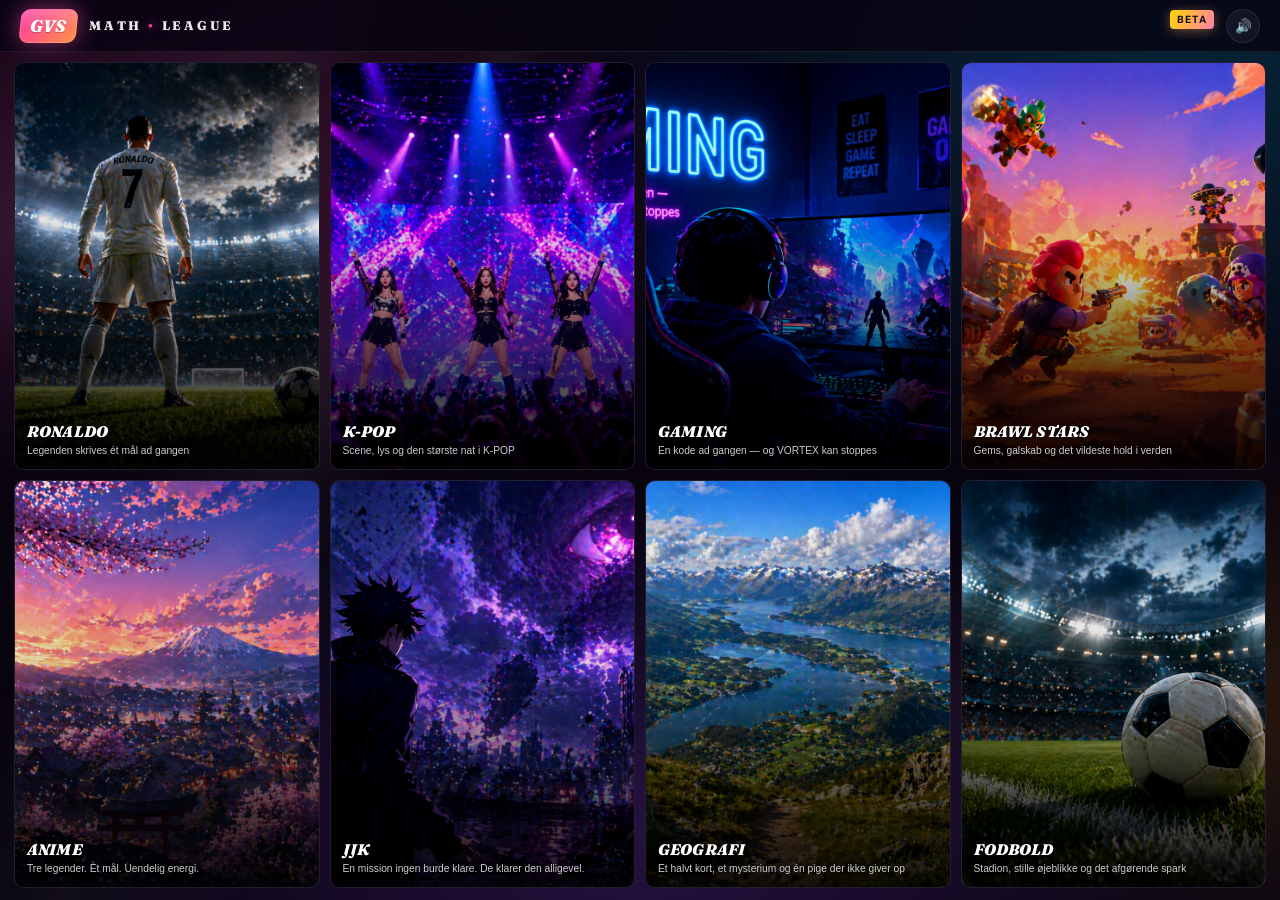
<file: index.html>
<!DOCTYPE html>
<html lang="da">
<head>
  <meta charset="UTF-8">
  <meta name="viewport" content="width=device-width, initial-scale=1.0">
  <title>GVS Math League</title>
  <link rel="preconnect" href="https://fonts.googleapis.com">
  <link rel="preconnect" href="https://fonts.gstatic.com" crossorigin>
  <link href="https://fonts.googleapis.com/css2?family=DM+Sans:ital,opsz,wght@0,9..40,300..900;1,9..40,300..900&family=Fraunces:ital,opsz,wght@0,9..144,300..900;1,9..144,300..900&family=Lora:ital,wght@0,400;1,400&display=swap" rel="stylesheet">
  <link rel="stylesheet" href="styles.css">
</head>
<body>
  <div id="app"></div>
  <script src="app.js"></script>
</body>
</html>
</file>
<file: styles.css>
/* ============================================
   BASE & RESET
   ============================================ */
*, *::before, *::after { box-sizing: border-box; margin: 0; padding: 0; }

:root {
  /* Display font — decorative headings & poster words only */
  --font-display: 'Fraunces', Georgia, serif;
  /* UI font — everything a child needs to READ */
  --font-ui:      'DM Sans', system-ui, sans-serif;
  /* Body font — atmospheric italic text (endings, meta) */
  --font-body:    'Lora', Georgia, serif;

  --accent:    #e8507a;
  --bg:        #0e0818;
  --bg-left:   #130a20;
  --text:      rgba(255,255,255,0.88);
  --text-dim:  rgba(255,255,255,0.42);
  --rule:      rgba(255,255,255,0.08);
  --btn:       #e8507a;
  --btn-hover: #c93d64;
  --dot:       #e8507a;
}

[data-theme="kpop"]       { --accent:#ff5a8a; --bg:#0e0818; --bg-left:#160a26; --btn:#ff5a8a; --btn-hover:#d03a68; --dot:#ff5a8a; }
[data-theme="gaming"]     { --accent:#00d8f0; --bg:#040812; --bg-left:#060c20; --btn:#00a8bc; --btn-hover:#008090; --dot:#00d8f0; }
[data-theme="football"]   { --accent:#d4a010; --bg:#060c06; --bg-left:#091409; --btn:#2a8840; --btn-hover:#1e6630; --dot:#d4a010; }
[data-theme="ronaldo"]    { --accent:#f5c518; --bg:#080600; --bg-left:#110e00; --btn:#c89e00; --btn-hover:#a07e00; --dot:#f5c518; }
[data-theme="brawlstars"] { --accent:#ff6b35; --bg:#0d0a1a; --bg-left:#150d28; --btn:#e05528; --btn-hover:#bc4420; --dot:#ff6b35; }
[data-theme="anime"]      { --accent:#ff80c0; --bg:#0a0012; --bg-left:#12001e; --btn:#e060a8; --btn-hover:#c04890; --dot:#ff80c0; }
[data-theme="jjk"]        { --accent:#9b5de5; --bg:#050508; --bg-left:#0a0810; --btn:#7b3dc5; --btn-hover:#6030a8; --dot:#9b5de5; }
[data-theme="geography"]  { --accent:#1e90ff; --bg:#030d18; --bg-left:#051525; --btn:#1670cc; --btn-hover:#1058a8; --dot:#1e90ff; }

html { scroll-behavior: smooth; }

body {
  font-family: var(--font-ui);
  background: var(--bg);
  min-height: 100vh;
  color: var(--text);
  transition: background 0.5s ease;
  overflow-x: hidden;
}

/* Subtle grid for gaming theme */
body[data-theme="gaming"] {
  background-image:
    repeating-linear-gradient(0deg,  transparent, transparent 40px, rgba(0,200,240,0.02) 40px, rgba(0,200,240,0.02) 41px),
    repeating-linear-gradient(90deg, transparent, transparent 40px, rgba(0,200,240,0.02) 40px, rgba(0,200,240,0.02) 41px);
}

/* Pitch stripes for football */
body[data-theme="football"]::before {
  content: '';
  position: fixed; inset: 0;
  background-image: repeating-linear-gradient(
    0deg, transparent, transparent 100px,
    rgba(255,255,255,0.022) 100px, rgba(255,255,255,0.022) 102px
  );
  pointer-events: none; z-index: 0;
}

#app { position: relative; z-index: 1; min-height: 100vh; }

/* ── Background decorations ─────────────────── */
.bg-deco { position: fixed; pointer-events: none; z-index: 0; user-select: none; }

.star-deco { line-height: 1; animation: twinkle ease-in-out infinite; }
@keyframes twinkle {
  0%,100% { transform: scale(1) rotate(0deg);   opacity: 0.2; }
  50%      { transform: scale(1.5) rotate(15deg); opacity: 0.7; }
}

.pixel-deco { border-radius: 2px; animation: pixelfloat ease-in-out infinite; }
@keyframes pixelfloat {
  0%,100% { transform: translateY(0)    rotate(0deg);  opacity: 0.2; }
  50%      { transform: translateY(-18px) rotate(45deg); opacity: 0.5; }
}

/* ============================================
   HOME SCREEN — base (overridden by image-assets section below)
   ============================================ */
.home-screen {
  position: relative;
  z-index: 1;
}

/* ── Background orbs ─────────────────────────── */
.home-orbs {
  position: fixed;
  inset: 0;
  pointer-events: none;
  z-index: 0;
  overflow: hidden;
}

.orb {
  position: absolute;
  border-radius: 50%;
  filter: blur(80px);
  opacity: 0.18;
  animation: orb-drift 14s ease-in-out infinite alternate;
}
.orb-1 {
  width: 480px; height: 480px;
  background: radial-gradient(circle, #7040ff, transparent 70%);
  top: -120px; left: -100px;
  animation-duration: 16s;
}
.orb-2 {
  width: 360px; height: 360px;
  background: radial-gradient(circle, #ff3090, transparent 70%);
  top: 30%; right: -80px;
  animation-duration: 11s;
  animation-delay: -4s;
}
.orb-3 {
  width: 320px; height: 320px;
  background: radial-gradient(circle, #0090ff, transparent 70%);
  bottom: -80px; left: 35%;
  animation-duration: 13s;
  animation-delay: -8s;
}
@keyframes orb-drift {
  from { transform: translate(0, 0) scale(1); }
  to   { transform: translate(40px, 30px) scale(1.12); }
}

/* ── BETA badge ───────────────────────────────── */
.beta-badge {
  display: inline-block;
  font-family: var(--font-ui);
  font-size: 0.65rem;
  font-weight: 800;
  font-style: normal;
  letter-spacing: 0.12em;
  color: var(--bg);
  background: linear-gradient(120deg, #FFD700, #FF80AA);
  border-radius: 4px;
  padding: 3px 7px;
  vertical-align: middle;
  margin-left: 12px;
  transform: translateY(-6px);
  box-shadow: 0 2px 12px rgba(255,180,100,0.4);
  animation: badge-pulse 3s ease-in-out infinite;
}
@keyframes badge-pulse {
  0%,100% { box-shadow: 0 2px 12px rgba(255,180,100,0.4); }
  50%      { box-shadow: 0 2px 20px rgba(255,180,100,0.7); }
}

/* ── Hero ────────────────────────────────────── */
.home-hero {
  padding: 52px 60px 44px;
  width: 100%;
  max-width: 1400px;
  border-bottom: 1px solid var(--rule);
}

.home-eyebrow {
  font-family: var(--font-ui);
  font-size: 0.78rem;
  font-weight: 500;
  color: var(--text-dim);
  letter-spacing: 0.14em;
  text-transform: uppercase;
  margin-bottom: 16px;
  display: block;
}

.home-title {
  font-family: var(--font-display);
  font-style: italic;
  font-weight: 900;
  line-height: 0.88;
  letter-spacing: -0.04em;
}

.home-title .line1 {
  display: block;
  font-size: clamp(3.6rem, 8vw, 7rem);
  background: linear-gradient(120deg, #FFD700, #FF80AA 55%, #C070FF);
  -webkit-background-clip: text;
  -webkit-text-fill-color: transparent;
  background-clip: text;
}

.home-title .line2 {
  display: block;
  font-size: clamp(2.6rem, 5.5vw, 5rem);
  color: #fff;
  font-style: normal;
  font-weight: 800;
  letter-spacing: -0.02em;
}

.home-sub {
  font-family: var(--font-ui);
  font-size: 0.88rem;
  font-weight: 400;
  color: var(--text-dim);
  margin-top: 18px;
  display: block;
}

/* ── Theme grid (4 × 2) ─────────────────────── */
.theme-grid {
  display: grid;
  grid-template-columns: repeat(4, 1fr);
  width: 100%;
  max-width: 1400px;
  flex: 1;
}

.theme-bar {
  padding: 36px 32px;
  border-right: 1px solid var(--rule);
  border-bottom: 1px solid var(--rule);
  cursor: pointer;
  transition: background 0.2s ease;
  background: none;
  border-top: none;
  border-left: none;
  text-align: left;
  color: inherit;
  display: flex;
  flex-direction: column;
  position: relative;
  overflow: hidden;
  min-height: 200px;
}
/* Remove right border from every 4th card */
.theme-bar:nth-child(4n) { border-right: none; }
.theme-bar:hover  { background: rgba(255,255,255,0.028); }
.theme-bar:focus  { outline: 2px solid var(--accent); outline-offset: -2px; }

.theme-bar-icon {
  font-size: 2.2rem;
  display: block;
  margin-bottom: 18px;
  line-height: 1;
}

.theme-bar-name {
  font-family: var(--font-ui);
  font-weight: 800;
  font-size: clamp(1.05rem, 1.6vw, 1.45rem);
  letter-spacing: -0.01em;
  line-height: 1.15;
  margin-bottom: 8px;
  display: block;
  overflow-wrap: break-word;
}

.theme-bar.kpop        .theme-bar-name { color: #ff5a8a; }
.theme-bar.gaming      .theme-bar-name { color: #00d8f0; }
.theme-bar.football    .theme-bar-name { color: #d4a010; }
.theme-bar.ronaldo     .theme-bar-name { color: #f5c518; }
.theme-bar.brawlstars  .theme-bar-name { color: #ff6b35; }
.theme-bar.anime       .theme-bar-name { color: #ff80c0; }
.theme-bar.jjk         .theme-bar-name { color: #9b5de5; }
.theme-bar.geography   .theme-bar-name { color: #1e90ff; }

.theme-bar-tagline {
  font-family: var(--font-ui);
  font-size: 0.78rem;
  font-weight: 400;
  color: var(--text-dim);
  line-height: 1.5;
  flex: 1;
  margin-bottom: 20px;
}

.theme-bar-progress {
  font-family: var(--font-ui);
  font-size: 0.7rem;
  font-weight: 600;
  color: var(--text-dim);
  letter-spacing: 0.12em;
  text-transform: uppercase;
}
.theme-bar-progress.done { color: var(--accent); }

/* Ghost number */
.theme-bar::after {
  content: attr(data-n);
  font-family: var(--font-display);
  font-weight: 900;
  font-style: italic;
  font-size: 12rem;
  line-height: 1;
  color: rgba(255,255,255,0.018);
  position: absolute;
  bottom: -24px;
  right: -12px;
  pointer-events: none;
  transition: color 0.3s;
}
.theme-bar:hover::after { color: rgba(255,255,255,0.036); }

/* ============================================
   CHAPTER SCREEN — Full-viewport split layout
   ============================================ */

/* Centered single-panel chapter — split into story + math phases */
.chapter-screen {
  height: 100vh;
  display: grid;
  grid-template-rows: 56px 1fr;
  position: relative;
  overflow: hidden;
  z-index: 1;
}

.ch-stage {
  position: relative;
  z-index: 2;
  display: flex;
  align-items: center;
  justify-content: center;
  padding: 20px 24px;
  overflow-y: auto;
}

.ch-panel {
  position: relative;
  width: 100%;
  max-width: 720px;
  padding: 36px 44px 32px;
  background: linear-gradient(180deg, rgba(8,4,18,0.78) 0%, rgba(8,4,18,0.65) 100%);
  backdrop-filter: blur(18px) saturate(1.15);
  -webkit-backdrop-filter: blur(18px) saturate(1.15);
  border: 1px solid rgba(255,255,255,0.10);
  border-radius: 20px;
  box-shadow:
    0 24px 60px rgba(0,0,0,0.55),
    inset 0 1px 0 rgba(255,255,255,0.06);
  animation: ch-panel-in 0.45s cubic-bezier(0.18, 0.89, 0.32, 1.18);
}
@keyframes ch-panel-in {
  from { opacity: 0; transform: translateY(14px) scale(0.98); }
  to   { opacity: 1; transform: translateY(0)    scale(1);    }
}

.ch-phase-tag {
  display: inline-block;
  font-family: var(--font-ui);
  font-size: 0.65rem;
  font-weight: 700;
  letter-spacing: 0.18em;
  text-transform: uppercase;
  color: var(--accent);
  background: rgba(255,255,255,0.06);
  border: 1px solid rgba(255,255,255,0.12);
  border-radius: 999px;
  padding: 4px 12px;
  margin-bottom: 14px;
}
.ch-phase-tag.math { color: #ffd060; }

.ch-continue-btn {
  margin-top: 28px;
  width: 100%;
  padding: 16px 32px;
  background: var(--btn);
  color: #fff;
  border: none;
  border-radius: 50px;
  font-family: var(--font-ui);
  font-weight: 800;
  font-size: 1rem;
  letter-spacing: 0.01em;
  cursor: pointer;
  transition: all 0.25s ease;
  box-shadow: 0 6px 28px rgba(0,0,0,0.40);
}
.ch-continue-btn:hover {
  background: var(--btn-hover);
  transform: translateY(-2px);
  box-shadow: 0 10px 40px rgba(0,0,0,0.50);
}
.ch-continue-btn:active { transform: translateY(0); }

.back-to-story-btn {
  background: transparent;
  border: none;
  color: rgba(255,255,255,0.55);
  font-family: var(--font-ui);
  font-size: 0.78rem;
  cursor: pointer;
  padding: 0;
  margin-bottom: 14px;
  letter-spacing: 0.04em;
  transition: color 0.18s;
  align-self: flex-start;
}
.back-to-story-btn:hover { color: #fff; }

/* ── Topbar — part of the grid, NOT fixed ───── */
.chapter-topbar {
  grid-column: 1 / -1;
  grid-row: 1;
  display: flex;
  align-items: center;
  justify-content: space-between;
  padding: 0 28px;
  border-bottom: 1px solid var(--rule);
  background: rgba(0,0,0,0.35);
  backdrop-filter: blur(20px);
  -webkit-backdrop-filter: blur(20px);
  position: relative;
  z-index: 50;
  gap: 16px;
}

.back-btn {
  background: rgba(255,255,255,0.06);
  border: 1px solid rgba(255,255,255,0.1);
  color: var(--text-dim);
  border-radius: 50px;
  padding: 6px 16px;
  font-family: var(--font-ui);
  font-size: 0.8rem;
  font-weight: 500;
  cursor: pointer;
  transition: all 0.2s;
  white-space: nowrap;
  flex-shrink: 0;
}
.back-btn:hover { background: rgba(255,255,255,0.1); color: #fff; }

/* Center meta label in topbar */
.ch-meta {
  font-family: var(--font-ui);
  font-size: 0.72rem;
  font-weight: 600;
  letter-spacing: 0.14em;
  text-transform: uppercase;
  color: var(--text-dim);
  text-align: center;
  flex: 1;
  overflow: hidden;
  text-overflow: ellipsis;
  white-space: nowrap;
}

.progress-dots {
  display: flex;
  gap: 5px;
  align-items: center;
  flex-shrink: 0;
}
.dot {
  width: 6px; height: 6px;
  border-radius: 50%;
  background: rgba(255,255,255,0.12);
  transition: all 0.3s;
  flex-shrink: 0;
}
.dot.completed { background: var(--dot); }
.dot.current   { background: transparent; border: 2px solid var(--dot); transform: scale(1.45); }

/* ── Giant poster words (fixed backdrop) ─────── */
.ch-poster {
  position: fixed;
  inset: 0;
  overflow: hidden;
  pointer-events: none;
  user-select: none;
  z-index: 0;
  display: flex;
  flex-direction: column;
  justify-content: center;
}

.ch-poster-word {
  display: block;
  font-family: var(--font-display);
  font-weight: 900;
  font-style: italic;
  font-size: 22vw;
  line-height: 0.82;
  letter-spacing: -0.04em;
  color: var(--accent);
  opacity: 0.055;
  white-space: nowrap;
}
.ch-poster-word:nth-child(odd)  { margin-left: -0.04em; }
.ch-poster-word:nth-child(even) { text-align: right; margin-right: -0.04em; }

/* ── Left panel — story ─────────────────────── */
.ch-left {
  grid-column: 1;
  grid-row: 2;
  padding: 44px 52px 40px;
  position: relative;
  z-index: 2;
  display: flex;
  flex-direction: column;
  justify-content: center;
  overflow-y: auto;
}

/* ── Right panel — question & answer ────────── */
.ch-right {
  grid-column: 2;
  grid-row: 2;
  padding: 44px 52px 40px;
  position: relative;
  z-index: 2;
  border-left: 1px solid var(--rule);
  background: rgba(0,0,0,0.22);
  backdrop-filter: blur(8px);
  -webkit-backdrop-filter: blur(8px);
  display: flex;
  flex-direction: column;
  justify-content: center;
  overflow-y: auto;
}

/* ── Chapter title ───────────────────────────── */
.ch-title {
  font-family: var(--font-display);
  font-style: italic;
  font-weight: 900;
  font-size: clamp(2.2rem, 4.5vw, 4rem);
  line-height: 0.9;
  color: var(--accent);
  letter-spacing: -0.03em;
  margin-bottom: 24px;
  overflow-wrap: break-word;
}

/* ── Story text ──────────────────────────────── */
.story-text {
  font-family: var(--font-ui);
  font-size: clamp(0.88rem, 1.1vw, 1rem);
  font-weight: 400;
  line-height: 1.75;
  color: rgba(255,255,255,0.72);
}
.story-text p + p { margin-top: 1em; }

/* ── Question ────────────────────────────────── */
.question-text {
  font-family: var(--font-ui);
  font-weight: 800;
  font-size: clamp(1.25rem, 2vw, 1.6rem);
  line-height: 1.35;
  color: #fff;
  margin-bottom: 20px;
  letter-spacing: -0.01em;
}

/* ── Math tip ────────────────────────────────── */
.math-note {
  border-left: 2px solid var(--accent);
  padding: 0 0 0 16px;
  margin-bottom: 24px;
  display: flex;
  flex-direction: column;
  gap: 4px;
}
.math-note-label {
  font-family: var(--font-ui);
  font-weight: 700;
  font-size: 0.62rem;
  letter-spacing: 0.18em;
  text-transform: uppercase;
  color: var(--accent);
}
.math-note-body {
  font-family: var(--font-ui);
  font-size: 0.84rem;
  font-weight: 400;
  color: rgba(255,255,255,0.5);
  line-height: 1.5;
}

/* ============================================
   ANSWER FORM
   ============================================ */
.answer-form {
  display: flex;
  gap: 8px;
  align-items: stretch;
  margin-bottom: 12px;
}

.answer-input {
  flex: 1;
  font-family: var(--font-ui);
  font-size: 1.3rem;
  font-weight: 700;
  padding: 13px 20px;
  background: rgba(255,255,255,0.06);
  border: 2px solid rgba(255,255,255,0.12);
  border-radius: 10px;
  color: #fff;
  outline: none;
  transition: border-color 0.2s, background 0.2s, box-shadow 0.2s;
  caret-color: var(--accent);
  min-height: 52px;
}
.answer-input::placeholder {
  color: rgba(255,255,255,0.22);
  font-weight: 400;
}
.answer-input:focus {
  border-color: var(--accent);
  background: rgba(255,255,255,0.09);
  box-shadow: 0 0 0 4px color-mix(in srgb, var(--accent) 12%, transparent);
}
.answer-input.correct {
  border-color: #50e888;
  background: rgba(80,232,136,0.08);
}
.answer-input.wrong {
  border-color: #e85050;
  animation: shake 0.32s ease;
}
@keyframes shake {
  0%,100% { transform: translateX(0);   }
  20%      { transform: translateX(-7px); }
  40%      { transform: translateX(7px);  }
  60%      { transform: translateX(-4px); }
  80%      { transform: translateX(4px);  }
}

.submit-btn {
  font-family: var(--font-ui);
  font-weight: 700;
  font-size: 0.9rem;
  padding: 13px 22px;
  background: var(--btn);
  color: #fff;
  border: none;
  border-radius: 10px;
  cursor: pointer;
  transition: all 0.2s;
  min-height: 52px;
  white-space: nowrap;
  letter-spacing: 0.01em;
}
.submit-btn:hover  { background: var(--btn-hover); transform: translateY(-1px); box-shadow: 0 4px 16px rgba(0,0,0,0.3); }
.submit-btn:active { transform: translateY(0); }
.submit-btn:disabled { opacity: 0.35; cursor: default; transform: none; box-shadow: none; }

/* ============================================
   FEEDBACK
   ============================================ */
.feedback {
  font-family: var(--font-ui);
  font-size: 0.9rem;
  font-weight: 500;
  line-height: 1.5;
  border-radius: 8px;
  transition: all 0.2s;
  min-height: 0;
}
.feedback.success {
  color: #70f0a0;
  padding: 8px 0;
  animation: pop-in 0.3s cubic-bezier(0.175,0.885,0.32,1.275);
}
.feedback.error {
  color: rgba(255,255,255,0.45);
  padding: 8px 0;
}
@keyframes pop-in {
  from { transform: scale(0.88); opacity: 0; }
  to   { transform: scale(1);    opacity: 1; }
}

/* ============================================
   HINT SECTION
   ============================================ */
.hint-section {
  max-height: 0;
  overflow: hidden;
  transition: max-height 0.4s ease, opacity 0.3s ease;
  opacity: 0;
}
.hint-section.open { max-height: 260px; opacity: 1; }

.hint-box {
  background: rgba(255,255,255,0.04);
  border: 1px solid rgba(255,255,255,0.09);
  border-radius: 10px;
  padding: 14px 18px;
  margin: 10px 0 0;
}
.hint-title {
  font-family: var(--font-ui);
  font-weight: 700;
  color: rgba(255,230,120,0.85);
  font-size: 0.72rem;
  letter-spacing: 0.12em;
  text-transform: uppercase;
  margin-bottom: 10px;
}
.hint-step {
  display: flex;
  align-items: flex-start;
  gap: 10px;
  margin-bottom: 8px;
  font-family: var(--font-ui);
  font-size: 0.85rem;
  font-weight: 400;
  color: rgba(255,255,255,0.55);
  line-height: 1.5;
}
.hint-num {
  background: rgba(255,230,120,0.14);
  color: rgba(255,230,120,0.9);
  width: 20px; height: 20px;
  border-radius: 50%;
  font-family: var(--font-ui);
  font-weight: 800;
  font-size: 0.7rem;
  display: flex;
  align-items: center;
  justify-content: center;
  flex-shrink: 0;
  margin-top: 2px;
}

/* ============================================
   ACTION BUTTONS
   ============================================ */
.card-actions {
  display: flex;
  gap: 10px;
  margin-top: 18px;
  flex-wrap: wrap;
  align-items: center;
}

.hint-btn {
  font-family: var(--font-ui);
  font-size: 0.8rem;
  font-weight: 500;
  padding: 8px 16px;
  background: transparent;
  color: var(--text-dim);
  border: 1px solid rgba(255,255,255,0.1);
  border-radius: 50px;
  cursor: pointer;
  transition: all 0.2s;
}
.hint-btn:hover { border-color: rgba(255,230,120,0.35); color: rgba(255,230,120,0.8); }

.next-btn {
  font-family: var(--font-ui);
  font-weight: 700;
  font-size: 0.9rem;
  padding: 10px 26px;
  background: var(--btn);
  color: #fff;
  border: none;
  border-radius: 50px;
  cursor: pointer;
  transition: all 0.25s;
  display: none;
  box-shadow: 0 4px 20px rgba(0,0,0,0.28);
  letter-spacing: 0.01em;
}
.next-btn.visible {
  display: block;
  animation: bounce-in 0.36s cubic-bezier(0.175,0.885,0.32,1.275);
}
.next-btn:hover { background: var(--btn-hover); transform: translateY(-2px); box-shadow: 0 6px 24px rgba(0,0,0,0.36); }

@keyframes bounce-in {
  from { transform: scale(0.7); opacity: 0; }
  to   { transform: scale(1);   opacity: 1; }
}

/* ============================================
   COMPLETE SCREEN
   ============================================ */
.complete-screen {
  min-height: 100vh;
  overflow-y: auto;
  display: grid;
  grid-template-columns: 42% 1fr;
  grid-template-rows: 1fr auto;
  position: relative;
  z-index: 1;
}

.complete-left {
  background: var(--bg-left);
  border-right: 1px solid var(--rule);
  padding: 80px 52px;
  display: flex;
  flex-direction: column;
  justify-content: center;
  position: relative;
  overflow: hidden;
}
.complete-left::before {
  content: '★';
  font-size: min(50vw, 60vh);
  color: rgba(255,255,255,0.02);
  position: absolute; bottom: -60px; left: -30px;
  font-family: var(--font-display);
  pointer-events: none;
}

.complete-trophy {
  font-size: 4rem;
  display: block;
  margin-bottom: 24px;
  animation: trophy-in 0.5s cubic-bezier(0.175,0.885,0.32,1.275) 0.3s both;
  position: relative; z-index: 1;
}
@keyframes trophy-in {
  from { transform: scale(0) rotate(-20deg); opacity: 0; }
  to   { transform: scale(1) rotate(0);      opacity: 1; }
}

.complete-title {
  font-family: var(--font-display);
  font-style: italic;
  font-weight: 900;
  font-size: clamp(2.4rem, 5vw, 5.5rem);
  line-height: 0.92;
  color: var(--accent);
  letter-spacing: -0.03em;
  position: relative; z-index: 1;
}

.complete-right {
  padding: 80px 60px;
  display: flex;
  flex-direction: column;
  justify-content: center;
}

.complete-story {
  font-family: var(--font-body);
  font-style: italic;
  font-size: 1.05rem;
  line-height: 1.85;
  color: var(--text);
  margin-bottom: 44px;
}
.complete-story p + p { margin-top: 1em; }

.home-btn {
  font-family: var(--font-ui);
  font-weight: 700;
  font-size: 0.9rem;
  padding: 13px 32px;
  background: var(--btn);
  color: #fff;
  border: none;
  border-radius: 50px;
  cursor: pointer;
  transition: all 0.25s;
  align-self: flex-start;
  box-shadow: 0 4px 20px rgba(0,0,0,0.3);
}
.home-btn:hover { background: var(--btn-hover); transform: translateY(-2px); }

/* ============================================
   CONFETTI
   ============================================ */
.confetti-piece {
  position: fixed; top: -16px; z-index: 9999; pointer-events: none;
  animation: fall linear forwards;
}
@keyframes fall {
  0%   { transform: translateY(0)     rotate(0deg)   scale(1);   opacity: 1; }
  80%  { opacity: 1; }
  100% { transform: translateY(110vh) rotate(700deg) scale(0.5); opacity: 0; }
}

/* ============================================
   CONFIG SCREEN ("Tilpas dit eventyr")
   ============================================ */
.config-screen {
  position: relative;
  height: 100vh;
  overflow: hidden;
  z-index: 1;
  display: grid;
  grid-template-rows: 52px 1fr;
}

/* ── Fullscreen cinematic background ── */
.config-bg {
  position: absolute;
  inset: 0;
  z-index: 0;
  overflow: hidden;
}
.config-bg img {
  width: 100%;
  height: 100%;
  object-fit: cover;
  object-position: center;
  filter: saturate(1.2);
  animation: config-bg-pan 20s ease-in-out infinite alternate;
}
@keyframes config-bg-pan {
  from { transform: scale(1.04) translate(-1%, 0); }
  to   { transform: scale(1.08) translate( 1%, 0); }
}
.config-bg-grain {
  position: absolute; inset: 0;
  background-image: url("data:image/svg+xml;utf8,<svg xmlns='http://www.w3.org/2000/svg' width='180' height='180'><filter id='n'><feTurbulence type='fractalNoise' baseFrequency='0.85' numOctaves='2' stitchTiles='stitch'/><feColorMatrix values='0 0 0 0 0  0 0 0 0 0  0 0 0 0 0  0 0 0 0.55 0'/></filter><rect width='100%' height='100%' filter='url(%23n)'/></svg>");
  background-size: 180px 180px;
  mix-blend-mode: overlay;
  opacity: 0.16;
  pointer-events: none;
}
.config-bg-sweep {
  position: absolute; inset: -10%;
  background: linear-gradient(115deg, transparent 42%, rgba(255,255,255,0.08) 50%, transparent 58%);
  mix-blend-mode: screen;
  animation: config-sweep 9s ease-in-out infinite;
  pointer-events: none;
}
@keyframes config-sweep {
  0%   { transform: translateX(-60%); opacity: 0; }
  50%  { opacity: 0.8; }
  100% { transform: translateX( 60%); opacity: 0; }
}
.config-bg-overlay {
  position: absolute; inset: 0;
  background:
    radial-gradient(ellipse 100% 80% at 50% 100%, rgba(8,4,18,0.80) 0%, rgba(8,4,18,0.40) 50%, transparent 100%),
    linear-gradient(180deg, rgba(8,4,18,0.70) 0%, rgba(8,4,18,0.15) 40%, rgba(8,4,18,0.50) 100%);
  pointer-events: none;
}
.config-bg-vignette {
  position: absolute; inset: 0;
  background: radial-gradient(ellipse 90% 90% at 50% 50%, transparent 45%, rgba(8,4,18,0.55) 90%, rgba(8,4,18,0.85) 100%);
  pointer-events: none;
}

/* ── Top navigation bar ── */
.config-topbar {
  position: relative;
  z-index: 10;
  display: flex;
  align-items: center;
  justify-content: space-between;
  padding: 0 20px;
  height: 52px;
  background: rgba(8,4,18,0.68);
  backdrop-filter: blur(16px) saturate(1.1);
  -webkit-backdrop-filter: blur(16px) saturate(1.1);
  border-bottom: 1px solid rgba(255,255,255,0.10);
  flex-shrink: 0;
}
.config-topbar-title {
  font-family: var(--font-display, inherit);
  font-weight: 900;
  font-style: italic;
  font-size: 1.0rem;
  color: #fff;
  text-shadow: 0 0 22px rgba(255,180,80,0.50);
}

/* ── Centered glass overlay panel ── */
.config-overlay {
  position: relative;
  z-index: 5;
  display: flex;
  flex-direction: column;
  align-items: center;
  justify-content: center;
  padding: 20px 24px 28px;
  overflow-y: auto;
  scrollbar-width: thin;
  scrollbar-color: rgba(255,255,255,0.15) transparent;
}
.config-overlay-header {
  text-align: center;
  margin-bottom: 18px;
  max-width: 820px;
  width: 100%;
}
.config-overlay-name {
  font-family: var(--font-display, inherit);
  font-weight: 900;
  font-style: italic;
  font-size: clamp(1.8rem, 4vw, 3rem);
  color: #fff;
  line-height: 1;
  text-shadow: 0 4px 24px rgba(0,0,0,0.90), 0 0 50px rgba(255,180,80,0.30);
  letter-spacing: -0.02em;
}
.config-overlay-sub {
  font-size: 0.80rem;
  color: rgba(255,255,255,0.58);
  margin-top: 6px;
  letter-spacing: 0.05em;
}
.config-overlay .config-section { max-width: 820px; width: 100%; }
.config-overlay .start-btn      { margin-top: 18px; max-width: 820px; width: 100%; }

.config-panel {
  display: flex;
  flex-direction: column;
  align-items: center;
  justify-content: center;
  gap: 36px;
  padding: 40px 24px 48px;
  position: relative;
  z-index: 2;
  overflow-y: auto;
}

.config-hero {
  text-align: center;
}
.config-title {
  font-family: var(--font-display);
  font-style: italic;
  font-weight: 900;
  font-size: clamp(2.4rem, 5.5vw, 4.5rem);
  line-height: 0.9;
  color: #fff;
  letter-spacing: -0.03em;
}
.config-sub {
  font-family: var(--font-ui);
  font-size: 0.88rem;
  color: var(--text-dim);
  margin-top: 10px;
}

.config-section {
  width: 100%;
  max-width: 800px;
}
.config-label {
  font-family: var(--font-ui);
  font-size: 0.72rem;
  font-weight: 700;
  letter-spacing: 0.18em;
  text-transform: uppercase;
  color: var(--text-dim);
  margin-bottom: 12px;
  display: flex;
  align-items: center;
  gap: 6px;
}
.config-label-icon { font-size: 0.85rem; }

/* ── Choice cards (both rows) ─────────────── */
.cfg-choices {
  display: grid;
  grid-template-columns: repeat(3, 1fr);
  gap: 10px;
}

.cfg-choice {
  background: rgba(10,6,22,0.94);
  backdrop-filter: blur(16px) saturate(1.1);
  -webkit-backdrop-filter: blur(16px) saturate(1.1);
  border: 1.5px solid rgba(255,255,255,0.22);
  border-radius: 14px;
  padding: 18px 20px 20px;
  cursor: pointer;
  text-align: left;
  color: var(--text);
  display: flex;
  flex-direction: column;
  gap: 5px;
  transition: background 0.18s, border-color 0.18s, box-shadow 0.18s, transform 0.14s;
  position: relative;
  overflow: hidden;
  box-shadow: 0 8px 26px rgba(0,0,0,0.45);
}
.cfg-choice:hover {
  background: rgba(22,14,42,0.96);
  border-color: rgba(255,255,255,0.40);
  transform: translateY(-1px);
  box-shadow: 0 12px 34px rgba(0,0,0,0.55);
}
.cfg-choice.active {
  background: rgba(22,14,42,0.97);
  border-color: var(--accent);
  box-shadow: 0 0 0 1px var(--accent), 0 10px 34px rgba(0,0,0,0.55);
}
.cfg-choice.active::before {
  content: '✓';
  position: absolute;
  top: 10px; right: 14px;
  font-size: 0.72rem;
  font-weight: 800;
  font-family: var(--font-ui);
  color: var(--accent);
}

.cfg-choice-badge {
  font-size: 0.95rem;
  color: var(--accent);
  letter-spacing: -1px;
  display: block;
  margin-bottom: 4px;
}
.cfg-choice-name {
  font-family: var(--font-display);
  font-style: italic;
  font-weight: 900;
  font-size: clamp(1.6rem, 3vw, 2.2rem);
  line-height: 0.9;
  color: #fff;
  letter-spacing: -0.02em;
  display: block;
}
.cfg-choice-desc {
  font-family: var(--font-ui);
  font-size: 0.78rem;
  color: var(--text-dim);
  line-height: 1.55;
  display: block;
  margin-top: 2px;
}
.cfg-choice-example {
  font-family: var(--font-ui);
  font-weight: 800;
  font-size: 1.05rem;
  color: var(--accent);
  margin-top: 10px;
  letter-spacing: -0.01em;
  display: block;
}

/* Story choices: 3 columns, no example row */
.story-choices .cfg-choice { padding: 16px 20px 18px; }

/* ── Start button ─────────────────────────── */
.start-btn {
  font-family: var(--font-ui);
  font-weight: 800;
  font-size: 1rem;
  padding: 16px 52px;
  border-radius: 50px;
  border: none;
  cursor: not-allowed;
  background: rgba(255,255,255,0.08);
  color: rgba(255,255,255,0.3);
  transition: all 0.25s;
  letter-spacing: 0.01em;
}
.start-btn.ready {
  background: var(--btn);
  color: #fff;
  cursor: pointer;
  box-shadow: 0 4px 24px rgba(0,0,0,0.35);
}
.start-btn.ready:hover {
  background: var(--btn-hover);
  transform: translateY(-2px);
  box-shadow: 0 8px 36px rgba(0,0,0,0.45);
}
.start-btn.ready:active {
  transform: translateY(0);
}

/* ── Story bonus paragraph (Dyb mode) ──────── */
.story-bonus {
  border-left: 2px solid var(--accent);
  padding-left: 14px;
  color: rgba(255,255,255,0.55) !important;
  font-style: italic;
  margin-top: 4px;
  opacity: 0;
  animation: bonus-in 0.5s 0.2s ease both;
}
@keyframes bonus-in {
  from { opacity: 0; transform: translateX(-6px); }
  to   { opacity: 1; transform: translateX(0); }
}

/* ============================================
   RESPONSIVE
   ============================================ */

/* ── Medium screens ─── */
@media (max-width: 1100px) {
  .ch-left  { padding: 36px 36px 32px; }
  .ch-right { padding: 36px 36px 32px; }
  .ch-title { font-size: clamp(2rem, 4vw, 3.2rem); }
}

/* ── Tablet ─── */
@media (max-width: 900px) {
  /* Home grid: 2 columns */
  .theme-grid { grid-template-columns: repeat(2, 1fr); }
  .theme-bar:nth-child(4n) { border-right: 1px solid var(--rule); }
  .theme-bar:nth-child(2n) { border-right: none; }

  /* Config screen: stack choice cards */
  .cfg-choices { grid-template-columns: 1fr 1fr 1fr; gap: 8px; }
  .cfg-choice  { padding: 14px 14px 16px; }
  .cfg-choice-name { font-size: 1.4rem; }
  .config-panel { gap: 24px; padding: 24px 16px 36px; }
}

/* ── Mobile ─── */
@media (max-width: 700px) {
  .chapter-screen {
    height: auto;
    min-height: 100vh;
    grid-template-rows: 56px 1fr;
    overflow: auto;
  }
  .ch-stage  { padding: 14px 12px; align-items: flex-start; }
  .ch-panel  { padding: 22px 20px 24px; border-radius: 16px; }

  .ch-meta  { display: none; }
  .ch-title { font-size: clamp(1.6rem, 7vw, 2.4rem); margin-bottom: 14px; }
  .ch-poster-word  { font-size: 30vw; }
  .question-text   { font-size: clamp(1.15rem, 5vw, 1.4rem); }
  .answer-form     { flex-direction: column; }
  .submit-btn      { width: 100%; }
  .card-actions    { flex-direction: column; }
  .next-btn, .hint-btn { width: 100%; text-align: center; justify-content: center; }

  .theme-grid      { grid-template-columns: 1fr; }
  .theme-bar       { border-right: none; min-height: 140px; padding: 28px 24px; }
  .home-hero       { padding: 36px 24px 28px; }
  .home-title .line1 { font-size: clamp(3.2rem, 14vw, 5.5rem); }
  .home-title .line2 { font-size: clamp(2.4rem, 10vw, 4rem); }

  .complete-screen { grid-template-columns: 1fr; }
  .complete-left   { min-height: 40vh; border-right: none; border-bottom: 1px solid var(--rule); padding: 40px 24px; }
  .complete-right  { padding: 36px 24px 52px; }
  .coll-grid       { grid-template-columns: repeat(5, 1fr); }
}

/* ============================================
   COLLECTIBLE TOAST
   ============================================ */
.collectible-toast {
  position: fixed;
  bottom: 32px;
  right: 32px;
  background: rgba(20, 12, 36, 0.96);
  border: 1px solid var(--accent);
  border-radius: 16px;
  padding: 18px 22px;
  display: flex;
  flex-direction: column;
  align-items: center;
  gap: 6px;
  z-index: 9999;
  min-width: 160px;
  max-width: 210px;
  text-align: center;
  box-shadow: 0 8px 40px rgba(0,0,0,0.5), 0 0 0 1px rgba(255,255,255,0.05);
  transform: translateX(260px);
  opacity: 0;
  transition: transform 0.4s cubic-bezier(0.175,0.885,0.32,1.275), opacity 0.4s ease;
  pointer-events: none;
}
.collectible-toast.visible {
  transform: translateX(0);
  opacity: 1;
}
.ct-new {
  font-family: var(--font-ui);
  font-size: 0.6rem;
  font-weight: 800;
  letter-spacing: 0.18em;
  text-transform: uppercase;
  color: var(--accent);
}
.ct-icon {
  font-size: 2.6rem;
  line-height: 1;
  margin: 4px 0;
  animation: ct-pop 0.5s 0.15s cubic-bezier(0.175,0.885,0.32,1.275) both;
}
@keyframes ct-pop {
  from { transform: scale(0.3) rotate(-20deg); opacity: 0; }
  to   { transform: scale(1) rotate(0deg);     opacity: 1; }
}
.ct-name {
  font-family: var(--font-ui);
  font-weight: 700;
  font-size: 0.82rem;
  color: #fff;
  line-height: 1.3;
}
.ct-desc {
  font-family: var(--font-ui);
  font-size: 0.72rem;
  color: var(--text-dim);
  line-height: 1.4;
}

/* ============================================
   THEME BAR COLLECTION COUNT
   ============================================ */
.theme-bar-collect {
  font-family: var(--font-ui);
  font-size: 0.68rem;
  font-weight: 600;
  color: var(--accent);
  letter-spacing: 0.06em;
  margin-top: 4px;
  opacity: 0.85;
  display: block;
}

/* ============================================
   COMPLETE SCREEN — COLLECTION GRID
   ============================================ */
.complete-collection {
  grid-column: 1 / -1;
  padding: 28px 52px 44px;
  border-top: 1px solid var(--rule);
  background: rgba(0,0,0,0.2);
}
.coll-title {
  font-family: var(--font-ui);
  font-size: 0.68rem;
  font-weight: 700;
  letter-spacing: 0.18em;
  text-transform: uppercase;
  color: var(--text-dim);
  margin-bottom: 14px;
}
.coll-grid {
  display: grid;
  grid-template-columns: repeat(10, 1fr);
  gap: 8px;
}
.coll-item {
  display: flex;
  flex-direction: column;
  align-items: center;
  gap: 5px;
  padding: 10px 4px;
  border-radius: 10px;
  border: 1px solid rgba(255,255,255,0.06);
  background: rgba(255,255,255,0.02);
  transition: all 0.2s;
  min-width: 0;
}
.coll-item.collected {
  border-color: rgba(255,255,255,0.14);
  background: rgba(255,255,255,0.05);
  animation: coll-in 0.4s ease both;
}
@keyframes coll-in {
  from { transform: scale(0.7); opacity: 0; }
  to   { transform: scale(1);   opacity: 1; }
}
.coll-icon {
  font-size: 1.5rem;
  line-height: 1;
}
.coll-item.locked .coll-icon {
  font-size: 1.1rem;
  opacity: 0.2;
  filter: grayscale(1);
}
.coll-name {
  font-family: var(--font-ui);
  font-size: 0.52rem;
  font-weight: 600;
  color: rgba(255,255,255,0.45);
  text-align: center;
  line-height: 1.3;
  overflow: hidden;
  text-overflow: ellipsis;
  white-space: nowrap;
  width: 100%;
}
.coll-item.collected .coll-name { color: rgba(255,255,255,0.7); }
.coll-item.locked    .coll-name { color: rgba(255,255,255,0.18); }

/* ============================================
   ANSWER EXPLANATION (after correct answer)
   ============================================ */
.answer-explanation {
  display: none;
  font-family: var(--font-ui);
  font-size: 0.82rem;
  font-weight: 400;
  color: rgba(255,255,255,0.5);
  line-height: 1.55;
  padding: 10px 14px;
  background: rgba(255,255,255,0.04);
  border: 1px solid rgba(255,255,255,0.08);
  border-radius: 8px;
  margin-top: 8px;
  animation: pop-in 0.3s ease both;
}
.answer-explanation.visible { display: block; }
.exp-label {
  font-weight: 700;
  color: rgba(255,230,120,0.8);
  font-size: 0.68rem;
  letter-spacing: 0.12em;
  text-transform: uppercase;
  display: block;
  margin-bottom: 4px;
}

/* ============================================
   NØRD — 4-option math grid (2×2)
   ============================================ */
.cfg-choices.math-choices {
  grid-template-columns: repeat(2, 1fr);
}

/* ============================================
   STORY BONUS (Dyb mode)
   ============================================ */
.story-bonus {
  border-left: 2px solid var(--accent);
  padding-left: 14px;
  font-style: italic;
  color: rgba(255,255,255,0.6);
  margin-top: 1em;
  animation: bonus-in 0.5s 0.2s ease both;
}
@keyframes bonus-in {
  from { opacity: 0; transform: translateX(-6px); }
  to   { opacity: 1; transform: translateX(0); }
}

/* ============================================
   COLLECTIBLE REVEAL OVERLAY
   ============================================ */
.collect-overlay {
  position: fixed;
  inset: 0;
  background: rgba(0,0,0,0);
  display: flex;
  align-items: center;
  justify-content: center;
  z-index: 10000;
  transition: background 0.32s ease;
  cursor: pointer;
}
.collect-overlay.visible { background: rgba(0,0,0,0.88); }

.collect-modal {
  display: flex;
  flex-direction: column;
  align-items: center;
  gap: 20px;
  opacity: 0;
  transform: scale(0.5) translateY(48px);
  transition:
    opacity  0.48s cubic-bezier(0.175,0.885,0.32,1.275),
    transform 0.48s cubic-bezier(0.175,0.885,0.32,1.275);
  pointer-events: none;
}
.collect-overlay.visible .collect-modal {
  opacity: 1;
  transform: scale(1) translateY(0);
  pointer-events: auto;
}

.cm-badge {
  font-family: var(--font-ui);
  font-size: 0.68rem;
  font-weight: 800;
  letter-spacing: 0.26em;
  text-transform: uppercase;
  color: var(--accent);
  animation: cm-badge-pulse 1.8s ease-in-out infinite;
}
.collect-modal.is-rare    .cm-badge { color: #FFD700; }
.collect-modal.is-perfect .cm-badge { color: rgba(255,255,255,0.9); }
@keyframes cm-badge-pulse {
  0%,100% { opacity: 1; }
  50%     { opacity: 0.4; }
}

/* ════════════════════════════════════════════
   COLLECTIBLE TRADING CARD
   ════════════════════════════════════════════ */
.cm-card {
  --card-w: 270px;
  --card-h: 380px;
  --card-bg-1: #1a0d2e;
  --card-bg-2: #0a0418;
  --card-accent: #e8507a;
  --card-accent-2: #ff80c0;
  --card-frame: rgba(255,255,255,0.18);

  width: var(--card-w);
  height: var(--card-h);
  position: relative;
  overflow: hidden;
  border-radius: 18px;
  padding: 14px 14px 16px;
  display: grid;
  grid-template-rows: auto 1fr auto;
  gap: 10px;
  background:
    linear-gradient(160deg, var(--card-bg-1) 0%, var(--card-bg-2) 100%);
  border: 2px solid var(--card-frame);
  box-shadow:
    0 30px 80px rgba(0,0,0,0.75),
    inset 0 1px 0 rgba(255,255,255,0.10),
    inset 0 -1px 0 rgba(0,0,0,0.40),
    0 0 0 1px rgba(0,0,0,0.55);
  animation: cm-card-land 0.62s 0.12s cubic-bezier(0.175,0.885,0.32,1.275) both;
}
.collect-modal.is-rare .cm-card {
  --card-frame: rgba(255,215,0,0.65);
  box-shadow:
    0 30px 80px rgba(0,0,0,0.75),
    0 0 70px rgba(255,215,0,0.30),
    inset 0 1px 0 rgba(255,255,255,0.20),
    inset 0 -1px 0 rgba(0,0,0,0.40),
    0 0 0 1px rgba(255,215,0,0.30);
}
.collect-modal.is-perfect .cm-card {
  --card-frame: rgba(255,255,255,0.45);
  box-shadow:
    0 30px 80px rgba(0,0,0,0.75),
    0 0 70px rgba(255,255,255,0.18),
    inset 0 1px 0 rgba(255,255,255,0.18),
    0 0 0 1px rgba(255,255,255,0.22);
}
@keyframes cm-card-land {
  0%   { transform: rotate(-7deg) scale(0.78); }
  45%  { transform: rotate( 4deg) scale(1.07); }
  72%  { transform: rotate(-1deg) scale(1.02); }
  100% { transform: rotate( 0deg) scale(1); }
}

/* Holographic gradient layer (theme accent shimmer) */
.cm-holo {
  position: absolute;
  inset: 0;
  background:
    linear-gradient(135deg,
      transparent 0%,
      rgba(var(--card-accent-rgb, 232,80,122), 0.18) 30%,
      rgba(var(--card-accent2-rgb, 255,128,192), 0.14) 50%,
      rgba(var(--card-accent-rgb, 232,80,122), 0.18) 70%,
      transparent 100%);
  mix-blend-mode: screen;
  pointer-events: none;
  z-index: 1;
  opacity: 0.85;
}

/* Rotating shine across the whole card */
.cm-shine {
  position: absolute;
  inset: -50%;
  width: 200%; height: 200%;
  background: conic-gradient(
    from 0deg at 50% 50%,
    transparent       0deg,
    rgba(255,255,255,0.06) 25deg,
    transparent      55deg);
  mix-blend-mode: screen;
  animation: cm-shine-rot 6s linear infinite;
  pointer-events: none;
  z-index: 2;
}
.collect-modal.is-rare .cm-shine {
  background: conic-gradient(
    from 0deg at 50% 50%,
    transparent       0deg,
    rgba(255,215,0,0.18)  25deg,
    rgba(255,255,255,0.10) 35deg,
    transparent      55deg);
}
@keyframes cm-shine-rot {
  from { transform: rotate(0deg); }
  to   { transform: rotate(360deg); }
}

/* Theme pattern (overridden per theme below) */
.cm-pattern {
  position: absolute; inset: 0;
  pointer-events: none;
  z-index: 0;
  opacity: 0.18;
}

/* Card header bar */
.cm-card-header {
  position: relative;
  z-index: 5;
  display: flex;
  align-items: center;
  justify-content: space-between;
  gap: 8px;
  padding: 4px 8px 8px;
  border-bottom: 1px solid rgba(255,255,255,0.14);
}
.cm-card-set {
  font-family: var(--font-ui);
  font-size: 0.58rem;
  font-weight: 800;
  letter-spacing: 0.18em;
  text-transform: uppercase;
  color: rgba(255,255,255,0.78);
  white-space: nowrap;
  overflow: hidden;
  text-overflow: ellipsis;
}
.cm-card-number {
  font-family: var(--font-ui);
  font-size: 0.78rem;
  font-weight: 900;
  color: var(--card-accent, #fff);
  letter-spacing: 0.04em;
  white-space: nowrap;
  text-shadow: 0 0 12px rgba(0,0,0,0.6);
}
.cm-card-total {
  opacity: 0.55;
  font-size: 0.62rem;
  font-weight: 700;
  margin-left: 1px;
}

/* "Photo" area — the icon as the card art */
.cm-card-photo {
  position: relative;
  z-index: 5;
  border-radius: 12px;
  display: flex;
  align-items: center;
  justify-content: center;
  overflow: hidden;
  background:
    radial-gradient(ellipse 70% 70% at 50% 40%,
      rgba(var(--card-accent-rgb, 232,80,122), 0.32) 0%,
      transparent 70%),
    linear-gradient(160deg,
      rgba(255,255,255,0.06) 0%,
      rgba(0,0,0,0.20) 100%);
  border: 1px solid rgba(255,255,255,0.10);
  box-shadow:
    inset 0 1px 0 rgba(255,255,255,0.10),
    inset 0 0 40px rgba(0,0,0,0.35);
}
.cm-photo-glow {
  position: absolute;
  inset: 0;
  background:
    radial-gradient(ellipse 50% 50% at 50% 50%,
      rgba(var(--card-accent-rgb, 232,80,122), 0.35) 0%,
      transparent 70%);
  mix-blend-mode: screen;
  filter: blur(20px);
  pointer-events: none;
  animation: cm-photo-pulse 3s ease-in-out infinite;
}
@keyframes cm-photo-pulse {
  0%, 100% { opacity: 0.6; transform: scale(0.95); }
  50%      { opacity: 1;   transform: scale(1.05); }
}

.cm-icon {
  position: relative;
  z-index: 2;
  font-size: 5rem;
  line-height: 1;
  filter:
    drop-shadow(0 6px 18px rgba(0,0,0,0.55))
    drop-shadow(0 0 28px rgba(var(--card-accent-rgb, 232,80,122), 0.55));
  animation: cm-icon-pop 0.6s 0.28s cubic-bezier(0.175,0.885,0.32,1.275) both;
}
@keyframes cm-icon-pop {
  from { transform: scale(0.05) rotate(-28deg); opacity: 0; }
  to   { transform: scale(1)    rotate(0deg);   opacity: 1; }
}

/* Card footer — title + description */
.cm-card-footer {
  position: relative;
  z-index: 5;
  padding: 8px 6px 4px;
  border-top: 1px solid rgba(255,255,255,0.12);
  text-align: center;
}
.cm-name {
  font-family: var(--font-display);
  font-style: italic;
  font-weight: 900;
  font-size: 1.05rem;
  color: #fff;
  line-height: 1.1;
  letter-spacing: -0.01em;
  text-shadow: 0 2px 8px rgba(0,0,0,0.55);
}
.cm-desc {
  font-family: var(--font-body);
  font-style: italic;
  font-size: 0.72rem;
  color: rgba(255,255,255,0.62);
  line-height: 1.35;
  margin-top: 4px;
  display: -webkit-box;
  -webkit-line-clamp: 2;
  -webkit-box-orient: vertical;
  overflow: hidden;
}
.cm-perfect-tag {
  display: inline-block;
  margin-top: 6px;
  font-family: var(--font-ui);
  font-size: 0.58rem;
  font-weight: 800;
  letter-spacing: 0.14em;
  text-transform: uppercase;
  color: #ffd060;
  background: rgba(255,200,80,0.14);
  border: 1px solid rgba(255,200,80,0.40);
  border-radius: 999px;
  padding: 2px 8px;
}

/* ════════════════════════════════════════════
   PER-THEME CARD STYLES — each tema gets its own vibe
   ════════════════════════════════════════════ */

/* K-POP — holographic photocard, hearts pattern */
.cm-card[data-card-theme="kpop"] {
  --card-bg-1: #2a0e36;
  --card-bg-2: #18051f;
  --card-accent: #ff5a8a;
  --card-accent-2: #ff80c0;
  --card-accent-rgb: 255,90,138;
  --card-accent2-rgb: 255,128,192;
}
.cm-card[data-card-theme="kpop"] .cm-pattern {
  background-image:
    radial-gradient(circle at 20% 30%, rgba(255,255,255,0.30) 1px, transparent 2px),
    radial-gradient(circle at 80% 60%, rgba(255,200,230,0.25) 1px, transparent 2px),
    radial-gradient(circle at 50% 80%, rgba(255,255,255,0.30) 1px, transparent 2px),
    radial-gradient(circle at 30% 90%, rgba(255,200,230,0.25) 1px, transparent 2px),
    radial-gradient(circle at 90% 20%, rgba(255,255,255,0.30) 1px, transparent 2px);
  background-size: 100% 100%;
  opacity: 0.55;
}
.cm-card[data-card-theme="kpop"] .cm-card-photo {
  background:
    radial-gradient(ellipse 70% 70% at 50% 40%, rgba(255,90,138,0.45), transparent 70%),
    linear-gradient(160deg, #ff80c0 0%, #c43d7a 100%);
}

/* GAMING — neon scanlines, cyan glow */
.cm-card[data-card-theme="gaming"] {
  --card-bg-1: #0a1530;
  --card-bg-2: #04081a;
  --card-accent: #00d8f0;
  --card-accent-2: #7c3aff;
  --card-accent-rgb: 0,216,240;
  --card-accent2-rgb: 124,58,255;
}
.cm-card[data-card-theme="gaming"] .cm-pattern {
  background:
    repeating-linear-gradient(0deg,
      transparent 0,
      transparent 3px,
      rgba(0,216,240,0.12) 3px,
      rgba(0,216,240,0.12) 4px);
}
.cm-card[data-card-theme="gaming"] .cm-card-photo {
  background:
    radial-gradient(ellipse 60% 60% at 50% 40%, rgba(0,216,240,0.40), transparent 70%),
    linear-gradient(160deg, #1a2858 0%, #050818 100%);
  border-color: rgba(0,216,240,0.40);
}

/* FOOTBALL — stadium green + gold trim */
.cm-card[data-card-theme="football"] {
  --card-bg-1: #0d2a14;
  --card-bg-2: #051208;
  --card-accent: #f5c518;
  --card-accent-2: #2a8840;
  --card-accent-rgb: 245,197,24;
  --card-accent2-rgb: 42,136,64;
}
.cm-card[data-card-theme="football"] .cm-pattern {
  background:
    repeating-linear-gradient(90deg,
      transparent 0,
      transparent 14px,
      rgba(255,255,255,0.06) 14px,
      rgba(255,255,255,0.06) 15px);
}
.cm-card[data-card-theme="football"] .cm-card-photo {
  background:
    radial-gradient(ellipse 60% 60% at 50% 40%, rgba(245,197,24,0.30), transparent 70%),
    linear-gradient(160deg, #2a8840 0%, #0d3818 100%);
  border-color: rgba(245,197,24,0.45);
}

/* RONALDO — gold metallic */
.cm-card[data-card-theme="ronaldo"] {
  --card-bg-1: #2a1c00;
  --card-bg-2: #100a00;
  --card-accent: #ffd700;
  --card-accent-2: #ffaa00;
  --card-accent-rgb: 255,215,0;
  --card-accent2-rgb: 255,170,0;
}
.cm-card[data-card-theme="ronaldo"] .cm-pattern {
  background:
    repeating-linear-gradient(45deg,
      transparent 0,
      transparent 18px,
      rgba(255,215,0,0.10) 18px,
      rgba(255,215,0,0.10) 19px);
}
.cm-card[data-card-theme="ronaldo"] .cm-card-photo {
  background:
    radial-gradient(ellipse 60% 60% at 50% 40%, rgba(255,215,0,0.55), transparent 70%),
    linear-gradient(160deg, #ffaa00 0%, #6b4500 100%);
  border-color: rgba(255,215,0,0.55);
}
.cm-card[data-card-theme="ronaldo"] .cm-card-set {
  color: #ffd700;
}

/* BRAWL STARS — cartoon pop, comic dots */
.cm-card[data-card-theme="brawlstars"] {
  --card-bg-1: #2c0e1a;
  --card-bg-2: #110410;
  --card-accent: #ff6b35;
  --card-accent-2: #ffd700;
  --card-accent-rgb: 255,107,53;
  --card-accent2-rgb: 255,215,0;
}
.cm-card[data-card-theme="brawlstars"] .cm-pattern {
  background-image:
    radial-gradient(circle at 50% 50%, rgba(255,255,255,0.18) 1.5px, transparent 2.5px);
  background-size: 14px 14px;
}
.cm-card[data-card-theme="brawlstars"] .cm-card-photo {
  background:
    radial-gradient(ellipse 60% 60% at 50% 40%, rgba(255,107,53,0.50), transparent 70%),
    linear-gradient(160deg, #ff6b35 0%, #802a10 100%);
  border-color: rgba(255,107,53,0.50);
}

/* ANIME — cherry-blossom pastel */
.cm-card[data-card-theme="anime"] {
  --card-bg-1: #2a0e2a;
  --card-bg-2: #14041a;
  --card-accent: #ff80c0;
  --card-accent-2: #c896ff;
  --card-accent-rgb: 255,128,192;
  --card-accent2-rgb: 200,150,255;
}
.cm-card[data-card-theme="anime"] .cm-pattern {
  background-image:
    radial-gradient(circle at 25% 25%, rgba(255,200,230,0.40) 2px, transparent 4px),
    radial-gradient(circle at 75% 30%, rgba(255,180,220,0.35) 2.5px, transparent 5px),
    radial-gradient(circle at 50% 75%, rgba(255,210,240,0.40) 2px, transparent 4px),
    radial-gradient(circle at 80% 90%, rgba(200,150,255,0.30) 2px, transparent 4px);
  background-size: 100% 100%;
}
.cm-card[data-card-theme="anime"] .cm-card-photo {
  background:
    radial-gradient(ellipse 60% 60% at 50% 40%, rgba(255,128,192,0.50), transparent 70%),
    linear-gradient(160deg, #ffaad8 0%, #5a2848 100%);
  border-color: rgba(255,128,192,0.45);
}

/* JJK — chaotic purple void */
.cm-card[data-card-theme="jjk"] {
  --card-bg-1: #14081f;
  --card-bg-2: #050208;
  --card-accent: #9b5de5;
  --card-accent-2: #ff5a8a;
  --card-accent-rgb: 155,93,229;
  --card-accent2-rgb: 255,90,138;
}
.cm-card[data-card-theme="jjk"] .cm-pattern {
  background:
    radial-gradient(ellipse 80% 50% at 50% 0%, rgba(155,93,229,0.25), transparent 60%),
    radial-gradient(ellipse 60% 40% at 100% 100%, rgba(255,90,138,0.18), transparent 60%),
    repeating-linear-gradient(135deg,
      transparent 0, transparent 30px,
      rgba(155,93,229,0.10) 30px, rgba(155,93,229,0.10) 31px);
}
.cm-card[data-card-theme="jjk"] .cm-card-photo {
  background:
    radial-gradient(ellipse 60% 60% at 50% 40%, rgba(155,93,229,0.55), transparent 70%),
    linear-gradient(160deg, #4a1f80 0%, #0a0210 100%);
  border-color: rgba(155,93,229,0.45);
}

/* GEOGRAPHY — vintage map paper */
.cm-card[data-card-theme="geography"] {
  --card-bg-1: #0a1a2e;
  --card-bg-2: #04080f;
  --card-accent: #1e90ff;
  --card-accent-2: #f5c518;
  --card-accent-rgb: 30,144,255;
  --card-accent2-rgb: 245,197,24;
}
.cm-card[data-card-theme="geography"] .cm-pattern {
  background:
    repeating-linear-gradient(0deg,
      transparent 0, transparent 19px,
      rgba(255,255,255,0.05) 19px, rgba(255,255,255,0.05) 20px),
    repeating-linear-gradient(90deg,
      transparent 0, transparent 19px,
      rgba(255,255,255,0.05) 19px, rgba(255,255,255,0.05) 20px);
}
.cm-card[data-card-theme="geography"] .cm-card-photo {
  background:
    radial-gradient(ellipse 60% 60% at 50% 40%, rgba(30,144,255,0.40), transparent 70%),
    linear-gradient(160deg, #2a6ba8 0%, #0a2040 100%);
  border-color: rgba(30,144,255,0.45);
}

.cm-dismiss {
  font-family: var(--font-ui);
  font-size: 0.7rem;
  letter-spacing: 0.1em;
  color: rgba(255,255,255,0.2);
  animation: cm-dismiss-blink 2.8s 1s ease-in-out infinite;
}
@keyframes cm-dismiss-blink {
  0%,100% { opacity: 0.3; }
  50%     { opacity: 1; }
}

/* ============================================
   STREAK BADGE (inside topbar ch-meta)
   ============================================ */
.streak-badge {
  font-family: var(--font-ui);
  font-size: 0.78rem;
  font-weight: 700;
  color: #FF9040;
  background: rgba(255,144,64,0.13);
  border: 1px solid rgba(255,144,64,0.24);
  border-radius: 20px;
  padding: 2px 10px 2px 8px;
  white-space: nowrap;
  display: inline-block;
  vertical-align: middle;
  transition: opacity 0.22s ease, transform 0.22s ease;
}
.streak-badge.hidden  { opacity: 0; pointer-events: none; transform: scale(0.75); }
.streak-badge.active  { animation: streak-pop 0.38s cubic-bezier(0.175,0.885,0.32,1.275); }
@keyframes streak-pop {
  0%   { transform: scale(1); }
  50%  { transform: scale(1.4); }
  100% { transform: scale(1); }
}

/* ============================================
   SKIP BUTTON
   ============================================ */
.skip-btn {
  display: none;
  font-family: var(--font-ui);
  font-size: 0.74rem;
  font-weight: 500;
  color: rgba(255,255,255,0.26);
  background: none;
  border: 1px dashed rgba(255,255,255,0.1);
  border-radius: 8px;
  padding: 8px 18px;
  cursor: pointer;
  margin-top: 6px;
  transition: color 0.2s, border-color 0.2s;
}
.skip-btn.visible { display: block; animation: pop-in 0.3s ease both; }
.skip-btn:hover { color: rgba(255,255,255,0.48); border-color: rgba(255,255,255,0.2); }

/* ============================================
   FEEDBACK VARIANTS
   ============================================ */
.feedback.skip-msg {
  color: rgba(255,255,255,0.44);
  background: rgba(255,255,255,0.04);
  border-left: 2px solid rgba(255,255,255,0.12);
  padding: 10px 14px;
  border-radius: 0 8px 8px 0;
  margin-top: 6px;
}
.feedback.success.perfect { color: #FFD060; }

/* ============================================
   SOUND BUTTON (home screen, top-right)
   ============================================ */
.sound-btn {
  position: absolute;
  top: 20px;
  right: 20px;
  background: rgba(255,255,255,0.05);
  border: 1px solid rgba(255,255,255,0.09);
  border-radius: 50%;
  width: 40px; height: 40px;
  display: flex;
  align-items: center;
  justify-content: center;
  cursor: pointer;
  font-size: 1.1rem;
  transition: background 0.2s, transform 0.15s;
  z-index: 10;
}
.sound-btn:hover  { background: rgba(255,255,255,0.1); transform: scale(1.1); }
.sound-btn:active { transform: scale(0.93); }

/* ============================================
   IMAGE ASSETS — backgrounds, banners, effects
   ============================================ */

/* Reusable film-grain texture (SVG noise) — used on multiple layers */
.fx-grain {
  background-image: url("data:image/svg+xml;utf8,<svg xmlns='http://www.w3.org/2000/svg' width='180' height='180'><filter id='n'><feTurbulence type='fractalNoise' baseFrequency='0.85' numOctaves='2' stitchTiles='stitch'/><feColorMatrix values='0 0 0 0 0  0 0 0 0 0  0 0 0 0 0  0 0 0 0.6 0'/></filter><rect width='100%' height='100%' filter='url(%23n)'/></svg>");
  background-size: 180px 180px;
  mix-blend-mode: overlay;
  opacity: 0.18;
  pointer-events: none;
}

/* ============================================
   HOME — topbar + full-bleed game catalog
   ============================================ */
.home-screen {
  isolation: isolate;
  position: relative;
  height: 100vh;
  max-height: 100vh;
  overflow: hidden;
  display: grid;
  grid-template-rows: auto minmax(0, 1fr);
  background: #08040f;
}

/* ── Compact top bar ── */
.home-topbar {
  position: relative;
  z-index: 10;
  display: flex;
  align-items: center;
  justify-content: space-between;
  padding: 0 20px;
  height: 52px;
  background: rgba(8,4,18,0.80);
  backdrop-filter: blur(14px) saturate(1.1);
  -webkit-backdrop-filter: blur(14px) saturate(1.1);
  border-bottom: 1px solid rgba(255,255,255,0.08);
  flex-shrink: 0;
}
.home-topbar-brand {
  display: flex;
  align-items: center;
  gap: 12px;
  user-select: none;
}

/* Logo mark — bold "4Y" tile */
.brand-mark {
  position: relative;
  display: inline-flex;
  align-items: center;
  justify-content: center;
  height: 34px;
  min-width: 50px;
  padding: 0 10px;
  border-radius: 9px;
  background:
    linear-gradient(135deg, #ff3da6 0%, #ff5b7c 45%, #ff9747 100%);
  box-shadow:
    0 0 0 1px rgba(255,255,255,0.18) inset,
    0 0 22px rgba(255,80,180,0.55),
    0 6px 18px rgba(0,0,0,0.45);
  transform: skewX(-6deg);
  font-family: var(--font-display, inherit);
  font-weight: 900;
  font-style: italic;
  font-size: 1.1rem;
  letter-spacing: 0.01em;
  color: #fff;
  text-shadow: 0 1px 0 rgba(0,0,0,0.25);
}
.brand-mark::after {
  content: '';
  position: absolute;
  inset: 1px;
  border-radius: 8px;
  background: linear-gradient(180deg, rgba(255,255,255,0.22), rgba(255,255,255,0) 55%);
  pointer-events: none;
}
.brand-mark-num {
  display: inline-block;
  transform: skewX(6deg) translateY(-1px);
  font-size: 1.25rem;
}
.brand-mark-y {
  display: inline-block;
  transform: skewX(6deg) translate(2px, -6px);
  font-size: 0.78rem;
  font-weight: 800;
  opacity: 0.95;
}
.brand-mark-text {
  display: inline-block;
  transform: skewX(6deg);
  font-family: var(--font-display, inherit);
  font-weight: 900;
  font-style: italic;
  font-size: 1.05rem;
  letter-spacing: 0.04em;
}

/* Wordmark beside the tile */
.brand-wordmark {
  display: inline-flex;
  align-items: center;
  gap: 6px;
  font-family: var(--font-display, inherit);
  font-weight: 800;
  font-size: 0.78rem;
  letter-spacing: 0.22em;
  text-transform: uppercase;
  color: rgba(255,255,255,0.92);
}
.brand-wordmark-line {
  display: inline-block;
}
.brand-wordmark-dot {
  display: inline-block;
  font-size: 0.5rem;
  color: #ff3da6;
  text-shadow: 0 0 8px rgba(255,80,180,0.9);
  transform: translateY(-1px);
}

/* Info button */
.info-btn {
  width: 30px;
  height: 30px;
  border-radius: 50%;
  border: 1px solid rgba(255,255,255,0.22);
  background: rgba(255,255,255,0.06);
  color: rgba(255,255,255,0.85);
  font-family: var(--font-display, inherit);
  font-weight: 800;
  font-size: 0.95rem;
  cursor: pointer;
  display: inline-flex;
  align-items: center;
  justify-content: center;
  transition: background 160ms ease, transform 160ms ease, border-color 160ms ease;
}
.info-btn:hover {
  background: rgba(255,255,255,0.12);
  border-color: rgba(255,255,255,0.4);
  transform: translateY(-1px);
}
.info-btn:active {
  transform: translateY(0);
}
.home-topbar-right {
  display: flex;
  align-items: center;
  gap: 12px;
}
/* Move sound-btn into topbar flow */
.home-topbar .sound-btn {
  position: static;
  width: 34px;
  height: 34px;
  font-size: 0.85rem;
}

/* Animated stage behind everything */
.home-stage {
  position: absolute;
  inset: 0;
  z-index: 0;
  pointer-events: none;
  overflow: hidden;
}

/* Aurora — slowly drifting colored fog */
.hp-aurora {
  position: absolute;
  inset: -20%;
  background:
    radial-gradient(ellipse 50% 40% at 25% 30%, rgba(255,80,160,0.22), transparent 60%),
    radial-gradient(ellipse 60% 50% at 80% 20%, rgba(0,180,255,0.18), transparent 60%),
    radial-gradient(ellipse 55% 45% at 50% 80%, rgba(140,80,255,0.22), transparent 60%),
    radial-gradient(ellipse 45% 35% at 90% 70%, rgba(255,160,40,0.14), transparent 60%);
  filter: blur(40px) saturate(1.2);
  animation: hp-aurora-drift 22s ease-in-out infinite alternate;
  mix-blend-mode: screen;
}
@keyframes hp-aurora-drift {
  0%   { transform: translate(-3%, -2%) scale(1) rotate(0deg); }
  50%  { transform: translate( 4%,  3%) scale(1.08) rotate(2deg); }
  100% { transform: translate(-2%,  2%) scale(1.04) rotate(-1deg); }
}

/* Light rays from top, animated */
.hp-rays {
  position: absolute;
  inset: -10%;
  background:
    conic-gradient(from 200deg at 50% -10%,
      transparent 0deg,
      rgba(255,255,255,0.05) 8deg,
      transparent 16deg,
      transparent 28deg,
      rgba(255,180,255,0.06) 36deg,
      transparent 44deg,
      transparent 56deg,
      rgba(180,220,255,0.05) 64deg,
      transparent 72deg,
      transparent 360deg);
  mix-blend-mode: screen;
  opacity: 0.7;
  animation: hp-rays-spin 60s linear infinite;
}
@keyframes hp-rays-spin {
  to { transform: rotate(360deg); }
}

/* Faint perspective grid */
.hp-grid {
  position: absolute;
  left: 0; right: 0; bottom: 0;
  height: 55%;
  background:
    linear-gradient(180deg, transparent 0%, rgba(255,80,160,0.06) 100%),
    repeating-linear-gradient(90deg,
      rgba(255,80,200,0.18) 0,
      rgba(255,80,200,0.18) 1px,
      transparent 1px,
      transparent 60px),
    repeating-linear-gradient(0deg,
      rgba(80,200,255,0.14) 0,
      rgba(80,200,255,0.14) 1px,
      transparent 1px,
      transparent 60px);
  transform: perspective(800px) rotateX(62deg);
  transform-origin: bottom center;
  mask-image: linear-gradient(180deg, transparent 0%, black 30%, black 100%);
  -webkit-mask-image: linear-gradient(180deg, transparent 0%, black 30%, black 100%);
  opacity: 0.45;
  animation: hp-grid-pan 8s linear infinite;
}
@keyframes hp-grid-pan {
  from { background-position: 0 0, 0 0, 0 0; }
  to   { background-position: 0 0, 0 60px, 0 60px; }
}

/* Floating particle stars */
.hp-particles {
  position: absolute;
  inset: 0;
}
.hp-particle {
  position: absolute;
  left: var(--x);
  top: var(--y);
  width: 6px;
  height: 6px;
  border-radius: 50%;
  background: white;
  box-shadow:
    0 0 10px 2px rgba(255,255,255,0.9),
    0 0 22px 4px rgba(255,180,220,0.55);
  opacity: 0.0;
  animation: hp-twinkle 5s ease-in-out infinite;
  animation-delay: var(--d);
  pointer-events: none;
}
.hp-p1 { background: #ff70c8; box-shadow: 0 0 10px 2px rgba(255,112,200,0.9), 0 0 22px 4px rgba(255,112,200,0.5); width:5px;height:5px; }
.hp-p2 { background: #80f0ff; box-shadow: 0 0 10px 2px rgba(128,240,255,0.9), 0 0 22px 4px rgba(128,240,255,0.5); width:4px;height:4px; }
.hp-p3 { background: #ffd070; box-shadow: 0 0 10px 2px rgba(255,208,112,0.9), 0 0 22px 4px rgba(255,208,112,0.5); width:6px;height:6px; }
.hp-p4 { background: #c896ff; box-shadow: 0 0 10px 2px rgba(200,150,255,0.9), 0 0 22px 4px rgba(200,150,255,0.5); width:5px;height:5px; }
.hp-p5 { background: #ffffff; width: 3px; height: 3px; }
.hp-p6 { background: #ff90b0; box-shadow: 0 0 10px 2px rgba(255,144,176,0.9); width:7px;height:7px; }
@keyframes hp-twinkle {
  0%, 100% { opacity: 0; transform: scale(0.6) translateY(0); }
  20%      { opacity: 1; transform: scale(1.2) translateY(-4px); }
  50%      { opacity: 0.8; transform: scale(1) translateY(-2px); }
  80%      { opacity: 0.4; transform: scale(0.9) translateY(0); }
}

/* Top-level vignette */
.hp-vignette {
  position: absolute;
  inset: 0;
  background:
    radial-gradient(ellipse 100% 100% at 50% 50%, transparent 50%, rgba(8,4,18,0.55) 90%, rgba(8,4,18,0.85) 100%);
  pointer-events: none;
}

/* ── Hero — compact header, logo crisp and clear ── */
.home-hero {
  grid-area: hero;
  position: relative;
  z-index: 2;
  height: clamp(170px, 30vh, 310px);
  padding: 14px 24px 8px;
  display: flex;
  flex-direction: column;
  align-items: center;
  justify-content: center;
  text-align: center;
  overflow: hidden;
  isolation: isolate;
  gap: 8px;
}

.home-hero-bg {
  position: absolute;
  inset: 0;
  z-index: -1;
  overflow: hidden;
  pointer-events: none;
}

/* Pulsing radial glow behind logo */
.home-hero-pulse {
  position: absolute;
  top: 45%;
  left: 50%;
  width: 60vmin;
  height: 60vmin;
  transform: translate(-50%, -50%);
  background: radial-gradient(circle,
    rgba(255,80,180,0.30) 0%,
    rgba(140,80,255,0.18) 35%,
    transparent 70%);
  filter: blur(18px);
  animation: hero-pulse 4s ease-in-out infinite;
  mix-blend-mode: screen;
}
@keyframes hero-pulse {
  0%, 100% { transform: translate(-50%, -50%) scale(0.95); opacity: 0.6; }
  50%      { transform: translate(-50%, -50%) scale(1.08); opacity: 1; }
}

/* Reduced logo — visible but not dominant */
.home-hero-logo {
  position: relative;
  z-index: 2;
  flex: 1 1 auto;
  min-height: 0;
  width: auto;
  height: auto;
  max-height: 100%;
  max-width: min(78vw, 720px);
  object-fit: contain;
  filter: saturate(1.18) contrast(1.06) drop-shadow(0 0 40px rgba(255,80,180,0.55)) drop-shadow(0 6px 30px rgba(140,80,255,0.40));
  animation: home-logo-breathe 6s ease-in-out infinite;
  will-change: transform, filter;
  user-select: none;
  -webkit-user-drag: none;
}
@keyframes home-logo-breathe {
  0%,100% {
    transform: scale(1) translateY(0);
    filter: saturate(1.18) contrast(1.06) drop-shadow(0 0 35px rgba(255,80,180,0.50)) drop-shadow(0 6px 30px rgba(140,80,255,0.40));
  }
  50% {
    transform: scale(1.018) translateY(-3px);
    filter: saturate(1.32) contrast(1.10) drop-shadow(0 0 60px rgba(255,90,200,0.80)) drop-shadow(0 8px 40px rgba(160,80,255,0.60));
  }
}

.home-hero-glow {
  position: absolute;
  inset: 0;
  background:
    radial-gradient(ellipse 65% 50% at 50% 45%, rgba(255,80,160,0.22) 0%, transparent 65%),
    radial-gradient(ellipse 70% 60% at 25% 70%, rgba(120,80,255,0.18) 0%, transparent 65%),
    radial-gradient(ellipse 60% 50% at 80% 30%, rgba(0,200,255,0.13) 0%, transparent 65%);
  animation: home-glow-shift 14s ease-in-out infinite alternate;
  mix-blend-mode: screen;
}
@keyframes home-glow-shift {
  from { transform: translate(-2%, -1%) scale(1); }
  to   { transform: translate( 2%,  1%) scale(1.06); }
}

.home-hero-sweep {
  position: absolute;
  inset: -25%;
  background: linear-gradient(
    115deg,
    transparent 30%,
    rgba(255,255,255,0.08) 45%,
    rgba(255,200,255,0.18) 50%,
    rgba(255,255,255,0.08) 55%,
    transparent 70%
  );
  mix-blend-mode: screen;
  animation: home-sweep 8s ease-in-out infinite;
  pointer-events: none;
}
@keyframes home-sweep {
  0%   { transform: translateX(-65%); opacity: 0; }
  30%  { opacity: 0.7; }
  50%  { transform: translateX(0%);   opacity: 1; }
  70%  { opacity: 0.7; }
  100% { transform: translateX(65%);  opacity: 0; }
}

.home-hero-grain {
  position: absolute;
  inset: 0;
  background-image: url("data:image/svg+xml;utf8,<svg xmlns='http://www.w3.org/2000/svg' width='220' height='220'><filter id='n'><feTurbulence type='fractalNoise' baseFrequency='0.9' numOctaves='2' stitchTiles='stitch'/></filter><rect width='100%' height='100%' filter='url(%23n)' opacity='0.55'/></svg>");
  opacity: 0.12;
  mix-blend-mode: overlay;
  pointer-events: none;
}

.home-hero-vignette {
  position: absolute;
  inset: 0;
  background:
    radial-gradient(ellipse 110% 100% at 50% 50%, transparent 55%, rgba(8,4,18,0.45) 85%, rgba(8,4,18,0.85) 100%),
    linear-gradient(180deg, rgba(8,4,18,0.20) 0%, transparent 25%, transparent 70%, rgba(8,4,18,0.85) 100%);
  pointer-events: none;
}

.home-eyebrow {
  position: relative;
  z-index: 2;
  font-size: 0.66rem;
  letter-spacing: 0.18em;
  margin: 0;
  padding: 4px 12px;
  display: inline-flex;
  align-items: center;
  gap: 10px;
  background: rgba(8,4,18,0.55);
  backdrop-filter: blur(8px);
  -webkit-backdrop-filter: blur(8px);
  border-radius: 999px;
  border: 1px solid rgba(255,255,255,0.10);
  box-shadow: 0 2px 12px rgba(0,0,0,0.4);
}
.home-hero .beta-badge { margin-left: 4px; transform: none; }

/* ── CTA bar — primary action, visually central, above the fold ── */
.home-cta-bar {
  grid-area: cta;
  z-index: 4;
  display: flex;
  gap: 12px;
  justify-content: center;
  align-items: center;
  padding: 14px 20px 16px;
  flex-wrap: wrap;
}

.hero-cta {
  position: relative;
  display: inline-flex;
  flex-direction: column;
  align-items: center;
  justify-content: center;
  gap: 2px;
  min-width: 200px;
  padding: 14px 28px;
  border-radius: 14px;
  border: 1px solid rgba(255,255,255,0.14);
  background: rgba(8,4,18,0.55);
  backdrop-filter: blur(12px) saturate(1.1);
  -webkit-backdrop-filter: blur(12px) saturate(1.1);
  color: #fff;
  font-family: var(--font-body, inherit);
  cursor: pointer;
  transition: transform 0.25s cubic-bezier(0.175,0.885,0.32,1.275),
              box-shadow 0.25s ease,
              background 0.25s ease;
  text-align: center;
  line-height: 1.1;
  box-shadow: 0 4px 18px rgba(0,0,0,0.45);
}
.hero-cta:hover {
  transform: translateY(-2px) scale(1.02);
  box-shadow: 0 8px 28px rgba(0,0,0,0.55);
}
.hero-cta:active { transform: translateY(0) scale(0.99); }
.hero-cta-label {
  font-size: 1.05rem;
  font-weight: 700;
  letter-spacing: 0.02em;
}
.hero-cta-sub {
  font-size: 0.7rem;
  opacity: 0.78;
  letter-spacing: 0.06em;
  text-transform: uppercase;
}

/* Primary — accent gradient, pulsing call-to-action */
.hero-cta-primary {
  background: linear-gradient(135deg, #ff5fa3 0%, #b04bff 50%, #6e3bff 100%);
  border-color: rgba(255,255,255,0.22);
  box-shadow: 0 6px 22px rgba(255,80,180,0.45),
              0 0 0 0 rgba(255,80,180,0.55);
  animation: cta-pulse 2.4s ease-in-out infinite;
}
.hero-cta-primary:hover {
  background: linear-gradient(135deg, #ff7eb6 0%, #c25fff 50%, #8654ff 100%);
}
@keyframes cta-pulse {
  0%, 100% { box-shadow: 0 6px 22px rgba(255,80,180,0.45), 0 0 0 0 rgba(255,80,180,0.55); }
  50%      { box-shadow: 0 8px 28px rgba(255,80,180,0.55), 0 0 0 12px rgba(255,80,180,0.0); }
}

/* Secondary — subtle glass */
.hero-cta-secondary {
  background: rgba(8,4,18,0.55);
}
.hero-cta-secondary:hover {
  background: rgba(20,10,40,0.70);
  border-color: rgba(255,255,255,0.22);
}

/* ============================================
   GAME CATALOG — full-bleed 4×2 cover grid
   ============================================ */
.theme-catalog {
  position: relative;
  z-index: 3;
  width: 100%;
  height: 100%;                          /* fill the grid row */
  padding: 10px 14px 12px;
  display: grid;
  grid-template-columns: repeat(4, 1fr);
  grid-template-rows: repeat(2, 1fr);    /* 2 equal rows — no scroll */
  gap: 10px;
  overflow: hidden;
  box-sizing: border-box;
}

/* ============================================
   GAME COVER CARDS — image-dominant, game catalog style
   ============================================ */
.theme-card {
  position: relative;
  width: 100%;
  height: 100%;                  /* fill the catalog grid cell */
  background: #090416;
  border-radius: 10px;
  border: 1px solid rgba(255,255,255,0.10);
  overflow: hidden;
  cursor: pointer;
  transition:
    transform 0.28s cubic-bezier(0.175, 0.885, 0.32, 1.275),
    box-shadow 0.28s ease,
    border-color 0.28s ease;
  text-align: left;
}
.theme-card:hover {
  transform: scale(1.04) translateY(-3px);
  border-color: rgba(255,255,255,0.40);
  box-shadow:
    0 20px 50px rgba(0,0,0,0.75),
    0 0 0 1px rgba(255,255,255,0.16),
    0 0 40px rgba(255,80,160,0.22);
  z-index: 10;
}
.theme-card:active { transform: scale(1.01); }

/* Full-bleed cover image */
.theme-card-img {
  position: absolute;
  inset: 0;
  width: 100%;
  height: 100%;
  object-fit: cover;
  object-position: center;
  display: block;
  filter: saturate(1.3) contrast(1.05);
  transition: filter 0.5s ease, transform 0.6s ease;
}
.theme-card:hover .theme-card-img {
  filter: saturate(1.55) contrast(1.12) brightness(1.08);
  transform: scale(1.06);
}

/* Bottom gradient so title pops */
.theme-card-overlay {
  position: absolute;
  inset: 0;
  background:
    linear-gradient(to top,
      rgba(0,0,0,0.90) 0%,
      rgba(0,0,0,0.55) 28%,
      rgba(0,0,0,0.12) 55%,
      transparent 100%);
  pointer-events: none;
  z-index: 1;
}

/* Accent glow on hover */
.theme-card-glow {
  position: absolute;
  inset: 0;
  background: radial-gradient(ellipse 90% 60% at 50% 110%, var(--accent, #e8507a) 0%, transparent 65%);
  mix-blend-mode: screen;
  opacity: 0;
  pointer-events: none;
  z-index: 1;
  transition: opacity 0.45s ease;
}
.theme-card:hover .theme-card-glow { opacity: 0.35; }

/* Diagonal light sweep on hover */
.theme-card-sweep {
  position: absolute;
  inset: -40%;
  background: linear-gradient(
    115deg,
    transparent 38%,
    rgba(255,255,255,0.18) 50%,
    transparent 62%
  );
  mix-blend-mode: screen;
  opacity: 0;
  transform: translateX(-70%);
  pointer-events: none;
  z-index: 2;
  transition: opacity 0.1s;
}
.theme-card:hover .theme-card-sweep {
  opacity: 1;
  animation: card-shine 0.9s ease-out forwards;
}
@keyframes card-shine {
  from { transform: translateX(-70%); }
  to   { transform: translateX(70%);  }
}

/* Film grain over art */
.theme-card-grain {
  position: absolute;
  inset: 0;
  background-image: url("data:image/svg+xml;utf8,<svg xmlns='http://www.w3.org/2000/svg' width='160' height='160'><filter id='n'><feTurbulence type='fractalNoise' baseFrequency='0.9' numOctaves='2' stitchTiles='stitch'/><feColorMatrix values='0 0 0 0 0 0 0 0 0 0 0 0 0 0 0 0 0 0 0.5 0'/></filter><rect width='100%' height='100%' filter='url(%23n)'/></svg>");
  background-size: 160px 160px;
  mix-blend-mode: overlay;
  opacity: 0.14;
  pointer-events: none;
  z-index: 3;
}

/* Progress / done badge in top-right of art */
.theme-card-badge {
  position: absolute;
  top: 8px;
  right: 8px;
  z-index: 4;
  font-size: 0.6rem;
  font-weight: 700;
  letter-spacing: 0.06em;
  text-transform: uppercase;
  padding: 3px 8px;
  border-radius: 999px;
  backdrop-filter: blur(8px);
}
.theme-card-badge.done     { background: rgba(80,220,120,0.25); border: 1px solid rgba(80,220,120,0.55); color: #60f090; }
.theme-card-badge.progress { background: rgba(255,200,80,0.20); border: 1px solid rgba(255,200,80,0.50); color: #ffd060; }

/* Title + tagline overlay at card bottom */
.theme-card-body {
  position: absolute;
  bottom: 0; left: 0; right: 0;
  padding: 10px 12px 12px;
  z-index: 4;
  display: flex;
  flex-direction: column;
  gap: 3px;
  pointer-events: none;
}
.theme-card-title {
  font-family: var(--font-display, inherit);
  font-weight: 900;
  font-style: italic;
  font-size: clamp(0.72rem, 1.6vw, 0.96rem);
  line-height: 1.1;
  color: #fff;
  letter-spacing: 0.01em;
  text-shadow: 0 2px 12px rgba(0,0,0,1), 0 1px 3px rgba(0,0,0,1);
}
.theme-card-tagline {
  font-size: clamp(0.52rem, 1.1vw, 0.64rem);
  color: rgba(255,255,255,0.80);
  line-height: 1.3;
  text-shadow: 0 1px 5px rgba(0,0,0,0.9);
  display: -webkit-box;
  -webkit-line-clamp: 1;
  -webkit-box-orient: vertical;
  overflow: hidden;
}

/* ============================================
   LEVEL SELECT — fullscreen cinematic bg + overlay
   ============================================ */
/* (replaces old .config-banner approach) */
.config-banner {
  position: relative;
  width: 100%;
  max-width: 1400px;
  margin: 0 auto;
  height: clamp(220px, 32vh, 360px);
  overflow: hidden;
  border-bottom: 1px solid var(--rule);
  z-index: 1;
  isolation: isolate;
}
.config-banner-bg {
  position: absolute;
  inset: 0;
  width: 100%;
  height: 100%;
  object-fit: cover;
  object-position: center;
  filter: saturate(1.15);
  animation: banner-zoom 16s ease-in-out infinite alternate;
}
@keyframes banner-zoom {
  from { transform: scale(1.0)  translateX(-1%); }
  to   { transform: scale(1.08) translateX(1%); }
}
.config-banner-grain {
  position: absolute;
  inset: 0;
  background-image: url("data:image/svg+xml;utf8,<svg xmlns='http://www.w3.org/2000/svg' width='180' height='180'><filter id='n'><feTurbulence type='fractalNoise' baseFrequency='0.85' numOctaves='2' stitchTiles='stitch'/><feColorMatrix values='0 0 0 0 0  0 0 0 0 0  0 0 0 0 0  0 0 0 0.6 0'/></filter><rect width='100%' height='100%' filter='url(%23n)'/></svg>");
  background-size: 180px 180px;
  mix-blend-mode: overlay;
  opacity: 0.16;
  pointer-events: none;
}
.config-banner-sweep {
  position: absolute;
  inset: -10%;
  background: linear-gradient(
    115deg,
    transparent 40%,
    rgba(255,255,255,0.10) 49%,
    rgba(255,220,255,0.16) 50%,
    rgba(255,255,255,0.10) 51%,
    transparent 60%
  );
  mix-blend-mode: screen;
  animation: banner-sweep 7s ease-in-out infinite;
  pointer-events: none;
}
@keyframes banner-sweep {
  0%   { transform: translateX(-50%); opacity: 0; }
  40%  { opacity: 0.9; }
  100% { transform: translateX(50%);  opacity: 0; }
}
.config-banner-overlay {
  position: absolute;
  inset: 0;
  background:
    radial-gradient(ellipse 80% 60% at 50% 100%, rgba(8,4,18,0.0) 0%, rgba(8,4,18,0.55) 60%, var(--bg) 100%),
    linear-gradient(180deg, rgba(8,4,18,0.0) 0%, rgba(8,4,18,0.0) 50%, rgba(8,4,18,0.55) 100%);
  pointer-events: none;
}
.config-banner + .config-panel { padding-top: 24px; }

/* ============================================
   CHAPTER — image is primary background
   ============================================ */
.chapter-bg {
  position: absolute;
  inset: 0;
  z-index: 0;
  pointer-events: none;
  overflow: hidden;
}
.chapter-bg img {
  width: 100%;
  height: 100%;
  object-fit: cover;
  object-position: center;
  opacity: 0.95;
  filter: saturate(1.15);
  animation: chapter-bg-pan 30s ease-in-out infinite alternate;
}
@keyframes chapter-bg-pan {
  from { transform: scale(1.04) translateX(-1%); }
  to   { transform: scale(1.10) translateX(1%); }
}
.chapter-bg-grain {
  position: absolute;
  inset: 0;
  background-image: url("data:image/svg+xml;utf8,<svg xmlns='http://www.w3.org/2000/svg' width='180' height='180'><filter id='n'><feTurbulence type='fractalNoise' baseFrequency='0.85' numOctaves='2' stitchTiles='stitch'/><feColorMatrix values='0 0 0 0 0  0 0 0 0 0  0 0 0 0 0  0 0 0 0.6 0'/></filter><rect width='100%' height='100%' filter='url(%23n)'/></svg>");
  background-size: 180px 180px;
  mix-blend-mode: overlay;
  opacity: 0.18;
  pointer-events: none;
}
.chapter-bg-sweep {
  position: absolute;
  inset: -10%;
  background: linear-gradient(
    115deg,
    transparent 42%,
    rgba(255,255,255,0.06) 50%,
    transparent 58%
  );
  mix-blend-mode: screen;
  animation: chapter-sweep 12s ease-in-out infinite;
  pointer-events: none;
}
@keyframes chapter-sweep {
  0%   { transform: translateX(-60%); opacity: 0; }
  50%  { opacity: 0.6; }
  100% { transform: translateX(60%);  opacity: 0; }
}
/* Vignette + bottom darkening so text stays readable but image dominates */
.chapter-bg-overlay {
  position: absolute;
  inset: 0;
  background:
    radial-gradient(ellipse 110% 90% at 50% 50%, transparent 35%, rgba(8,4,18,0.45) 80%, rgba(8,4,18,0.70) 100%),
    linear-gradient(180deg, rgba(8,4,18,0.20) 0%, transparent 30%, rgba(8,4,18,0.30) 100%);
  pointer-events: none;
}

/* Image is now FULLY dominant — boost saturation and reduce overlay darkness */
.chapter-bg img {
  opacity: 1 !important;
  filter: saturate(1.25) contrast(1.05) !important;
}
/* Lighter overlay so image shines through */
.chapter-bg-overlay {
  background:
    radial-gradient(ellipse 110% 90% at 50% 50%, transparent 45%, rgba(8,4,18,0.30) 85%, rgba(8,4,18,0.55) 100%),
    linear-gradient(180deg, rgba(8,4,18,0.15) 0%, transparent 40%, rgba(8,4,18,0.25) 100%) !important;
}

/* Topbar — subtle floating bar */
.chapter-topbar {
  background: rgba(8,4,18,0.55) !important;
  backdrop-filter: blur(12px) saturate(1.1);
  -webkit-backdrop-filter: blur(12px) saturate(1.1);
  border-bottom: 1px solid rgba(255,255,255,0.08);
}

/* Story panel: floating glass card aligned to LEFT — image still visible around it */
.ch-left {
  background: linear-gradient(180deg, rgba(8,4,18,0.65) 0%, rgba(8,4,18,0.50) 100%);
  backdrop-filter: blur(18px) saturate(1.15);
  -webkit-backdrop-filter: blur(18px) saturate(1.15);
  border-right: 1px solid rgba(255,255,255,0.10);
  box-shadow:
    inset 0 1px 0 rgba(255,255,255,0.06),
    8px 0 40px rgba(0,0,0,0.45);
  margin: 18px 0 18px 18px;
  border-radius: 18px;
  border: 1px solid rgba(255,255,255,0.10);
  padding: 28px 32px !important;
}
/* Right (question) panel: floating glass card aligned to RIGHT */
.ch-right {
  background: linear-gradient(180deg, rgba(8,4,18,0.78) 0%, rgba(8,4,18,0.68) 100%);
  backdrop-filter: blur(18px) saturate(1.15);
  -webkit-backdrop-filter: blur(18px) saturate(1.15);
  margin: 18px 18px 18px 0;
  border-radius: 18px;
  border: 1px solid rgba(255,255,255,0.12);
  border-left: 1px solid rgba(255,255,255,0.10);
  box-shadow:
    inset 0 1px 0 rgba(255,255,255,0.08),
    -8px 0 40px rgba(0,0,0,0.45);
  padding: 28px 32px !important;
}
/* Hide the giant poster words — image now does that visual work */
.ch-poster { display: none; }

/* Cinematic effects on top of chapter image */
.chapter-bg::after {
  content: '';
  position: absolute;
  inset: 0;
  background:
    radial-gradient(ellipse 60% 40% at 30% 25%, rgba(255,80,180,0.10) 0%, transparent 60%),
    radial-gradient(ellipse 60% 40% at 75% 70%, rgba(80,200,255,0.10) 0%, transparent 60%);
  mix-blend-mode: screen;
  animation: chapter-color-drift 18s ease-in-out infinite alternate;
  pointer-events: none;
}
@keyframes chapter-color-drift {
  from { transform: translate(-1%, -1%); opacity: 0.7; }
  to   { transform: translate( 2%,  1%); opacity: 1; }
}

/* ============================================
   COMPLETE — image is primary background
   ============================================ */
.complete-screen { position: relative; isolation: isolate; }
.complete-bg {
  position: absolute;
  inset: 0;
  z-index: -1;
  overflow: hidden;
  pointer-events: none;
}
.complete-bg img {
  width: 100%;
  height: 100%;
  object-fit: cover;
  object-position: center;
  opacity: 0.85;
  filter: saturate(1.2);
  animation: complete-bg-pan 24s ease-in-out infinite alternate;
}
@keyframes complete-bg-pan {
  from { transform: scale(1.02); }
  to   { transform: scale(1.10); }
}
.complete-bg-overlay {
  position: absolute;
  inset: 0;
  background:
    radial-gradient(ellipse 80% 70% at 30% 50%, rgba(8,4,18,0.20) 0%, rgba(8,4,18,0.65) 75%),
    linear-gradient(180deg, rgba(8,4,18,0.30) 0%, rgba(8,4,18,0.65) 100%);
}
.complete-left,
.complete-right {
  background: rgba(8,4,18,0.55);
  backdrop-filter: blur(12px) saturate(1.1);
  -webkit-backdrop-filter: blur(12px) saturate(1.1);
}
.complete-icon {
  display: none; /* removed — backdrop image carries the theme */
}

/* ============================================
   RESPONSIVE
   ============================================ */
@media (max-width: 900px) {
  .theme-catalog { gap: 8px; padding: 8px 10px 10px; }
}
@media (max-width: 640px) {
  /* 2×4 on small screens — still fills the space */
  .theme-catalog {
    grid-template-columns: repeat(2, 1fr);
    grid-template-rows: repeat(4, 1fr);
    gap: 8px;
    padding: 8px 10px 10px;
  }
  .config-overlay-name { font-size: 1.5rem; }
  .cfg-choices { grid-template-columns: 1fr 1fr; }
  .math-choices { grid-template-columns: repeat(2, 1fr); }
}

/* ============================================
   REDUCED MOTION
   ============================================ */
@media (prefers-reduced-motion: reduce) {
  .config-bg img,
  .config-bg-sweep,
  .chapter-bg img,
  .chapter-bg-sweep,
  .complete-bg img,
  .hp-aurora,
  .hp-rays,
  .hp-particle { animation: none !important; }
}

/* ─────────────────────────────────────────────
   GVS MATH LEAGUE — HIGHSCORE UI
   ───────────────────────────────────────────── */

/* Live score chip in chapter topbar */
.ch-score-cluster {
  display: inline-flex;
  align-items: center;
  gap: 8px;
}
.ch-score-chip {
  display: inline-flex;
  align-items: center;
  gap: 5px;
  padding: 4px 10px;
  border-radius: 999px;
  background: linear-gradient(135deg, rgba(120,200,255,0.18), rgba(255,80,180,0.16));
  border: 1px solid rgba(255,255,255,0.18);
  font-size: 0.78rem;
  font-weight: 700;
  letter-spacing: 0.04em;
  color: #fff;
  text-shadow: 0 1px 0 rgba(0,0,0,0.4);
  box-shadow: 0 0 14px rgba(120,200,255,0.18) inset;
  transition: transform 220ms cubic-bezier(0.18,0.89,0.32,1.4), background 220ms ease;
}
.ch-score-chip strong {
  font-weight: 900;
  color: #c9f0ff;
  font-variant-numeric: tabular-nums;
}
.ch-score-chip.bump {
  transform: scale(1.18);
  background: linear-gradient(135deg, rgba(255,210,120,0.45), rgba(255,80,180,0.35));
}

.ch-highscore-chip {
  display: inline-flex;
  align-items: center;
  gap: 4px;
  padding: 4px 9px;
  border-radius: 999px;
  background: rgba(8,4,18,0.55);
  border: 1px solid rgba(255,210,120,0.35);
  font-size: 0.72rem;
  font-weight: 700;
  letter-spacing: 0.04em;
  color: rgba(255,225,170,0.92);
  font-variant-numeric: tabular-nums;
}
.ch-highscore-chip.beat {
  background: linear-gradient(135deg, rgba(255,210,120,0.32), rgba(255,80,180,0.30));
  border-color: rgba(255,225,140,0.85);
  color: #fff;
  box-shadow: 0 0 16px rgba(255,210,120,0.45);
  animation: hi-beat-pulse 1.4s ease-in-out infinite;
}
@keyframes hi-beat-pulse {
  0%,100% { box-shadow: 0 0 14px rgba(255,210,120,0.40); }
  50%     { box-shadow: 0 0 22px rgba(255,210,120,0.85); }
}

/* Highscore badge on theme cards (home) */
.theme-card-hiscore {
  position: absolute;
  top: 10px;
  left: 10px;
  z-index: 5;
  display: inline-flex;
  align-items: center;
  gap: 4px;
  padding: 4px 10px;
  border-radius: 999px;
  background: linear-gradient(135deg, rgba(255,210,120,0.95), rgba(255,160,80,0.95));
  color: #1a0a06;
  font-size: 0.72rem;
  font-weight: 900;
  letter-spacing: 0.02em;
  font-variant-numeric: tabular-nums;
  box-shadow:
    0 0 0 1px rgba(255,255,255,0.4) inset,
    0 4px 14px rgba(255,160,80,0.55),
    0 6px 18px rgba(0,0,0,0.4);
  pointer-events: none;
}

/* Highscore line on level-select panel */
.config-highscore {
  margin-top: 10px;
  display: inline-block;
  padding: 6px 14px;
  border-radius: 999px;
  background: linear-gradient(135deg, rgba(255,210,120,0.20), rgba(255,80,180,0.16));
  border: 1px solid rgba(255,210,120,0.4);
  color: #ffe6b5;
  font-size: 0.86rem;
  font-weight: 700;
  letter-spacing: 0.02em;
}
.config-highscore strong {
  color: #fff;
  font-weight: 900;
  font-variant-numeric: tabular-nums;
  margin: 0 2px;
}
.config-highscore.muted {
  background: rgba(255,255,255,0.06);
  border-color: rgba(255,255,255,0.18);
  color: rgba(255,255,255,0.7);
}

/* Score panel on completion screen */
.complete-score-panel {
  margin-top: 18px;
  padding: 18px 22px 20px;
  border-radius: 16px;
  background: linear-gradient(180deg, rgba(8,4,18,0.78) 0%, rgba(8,4,18,0.62) 100%);
  backdrop-filter: blur(14px) saturate(1.15);
  -webkit-backdrop-filter: blur(14px) saturate(1.15);
  border: 1px solid rgba(255,255,255,0.14);
  box-shadow: 0 18px 44px rgba(0,0,0,0.5), inset 0 1px 0 rgba(255,255,255,0.08);
  text-align: center;
  position: relative;
  overflow: hidden;
  animation: score-panel-in 0.5s cubic-bezier(0.18,0.89,0.32,1.18);
}
@keyframes score-panel-in {
  from { opacity: 0; transform: translateY(12px) scale(0.97); }
  to   { opacity: 1; transform: translateY(0) scale(1); }
}
.complete-score-panel.new-highscore {
  border-color: rgba(255,210,120,0.7);
  background: linear-gradient(180deg, rgba(60,30,10,0.85) 0%, rgba(40,18,38,0.75) 100%);
  box-shadow:
    0 0 32px rgba(255,210,120,0.45),
    0 18px 48px rgba(0,0,0,0.55),
    inset 0 1px 0 rgba(255,225,160,0.25);
}
.complete-score-panel.new-highscore::before {
  content: '';
  position: absolute;
  inset: -2px;
  background: conic-gradient(from 0deg, transparent 0%, rgba(255,210,120,0.4) 30%, transparent 60%, rgba(255,80,180,0.3) 80%, transparent 100%);
  filter: blur(14px);
  animation: hi-rotate 6s linear infinite;
  z-index: -1;
}
@keyframes hi-rotate { to { transform: rotate(360deg); } }

.score-banner {
  font-size: 0.78rem;
  font-weight: 900;
  letter-spacing: 0.18em;
  text-transform: uppercase;
  color: #ffd87a;
  margin-bottom: 10px;
  text-shadow: 0 0 14px rgba(255,210,120,0.7);
}
.score-banner.muted {
  color: rgba(255,255,255,0.6);
  text-shadow: none;
  letter-spacing: 0.14em;
}
.complete-score-panel.new-highscore .score-banner {
  font-size: 0.92rem;
  animation: hi-banner-pop 0.55s cubic-bezier(0.18,0.89,0.32,1.6);
}
@keyframes hi-banner-pop {
  0%   { transform: scale(0.5); opacity: 0; }
  60%  { transform: scale(1.15); opacity: 1; }
  100% { transform: scale(1); }
}

.score-final {
  display: flex;
  align-items: baseline;
  justify-content: center;
  gap: 12px;
  margin-bottom: 10px;
}
.score-final .score-label {
  font-size: 0.82rem;
  letter-spacing: 0.12em;
  text-transform: uppercase;
  color: rgba(255,255,255,0.7);
}
.score-final .score-value {
  font-family: var(--font-display, inherit);
  font-weight: 900;
  font-style: italic;
  font-size: 2.4rem;
  color: #fff;
  letter-spacing: 0.02em;
  font-variant-numeric: tabular-nums;
  text-shadow: 0 0 20px rgba(255,210,120,0.4);
}
.complete-score-panel.new-highscore .score-value {
  background: linear-gradient(135deg, #fff5d2 0%, #ffd166 50%, #ff8a5b 100%);
  -webkit-background-clip: text;
          background-clip: text;
  -webkit-text-fill-color: transparent;
  filter: drop-shadow(0 0 22px rgba(255,210,120,0.7));
}

.score-prev {
  display: flex;
  align-items: baseline;
  justify-content: center;
  gap: 10px;
  font-size: 0.82rem;
  color: rgba(255,255,255,0.65);
  margin-bottom: 6px;
}
.score-prev-value {
  font-weight: 800;
  color: rgba(255,255,255,0.9);
  font-variant-numeric: tabular-nums;
}
.score-diff {
  font-size: 0.88rem;
  font-weight: 700;
  margin-bottom: 14px;
  letter-spacing: 0.02em;
}
.score-diff.pos { color: #82e6a0; text-shadow: 0 0 12px rgba(110,230,160,0.5); }
.score-diff.neg { color: #ff9a9a; }
.score-diff.eq  { color: rgba(255,255,255,0.7); }

.replay-btn {
  margin-top: 4px;
  padding: 12px 22px;
  border: none;
  border-radius: 12px;
  background: linear-gradient(135deg, #ff3da6 0%, #ff5b7c 50%, #ff9747 100%);
  color: #fff;
  font-family: var(--font-display, inherit);
  font-weight: 800;
  font-size: 0.95rem;
  letter-spacing: 0.04em;
  text-transform: uppercase;
  cursor: pointer;
  box-shadow:
    0 0 0 1px rgba(255,255,255,0.2) inset,
    0 8px 22px rgba(255,80,180,0.45),
    0 4px 12px rgba(0,0,0,0.4);
  transition: transform 160ms ease, box-shadow 160ms ease;
}
.replay-btn:hover {
  transform: translateY(-2px);
  box-shadow:
    0 0 0 1px rgba(255,255,255,0.3) inset,
    0 12px 28px rgba(255,80,180,0.6),
    0 6px 16px rgba(0,0,0,0.45);
}
.replay-btn:active {
  transform: translateY(0);
}
</file>
